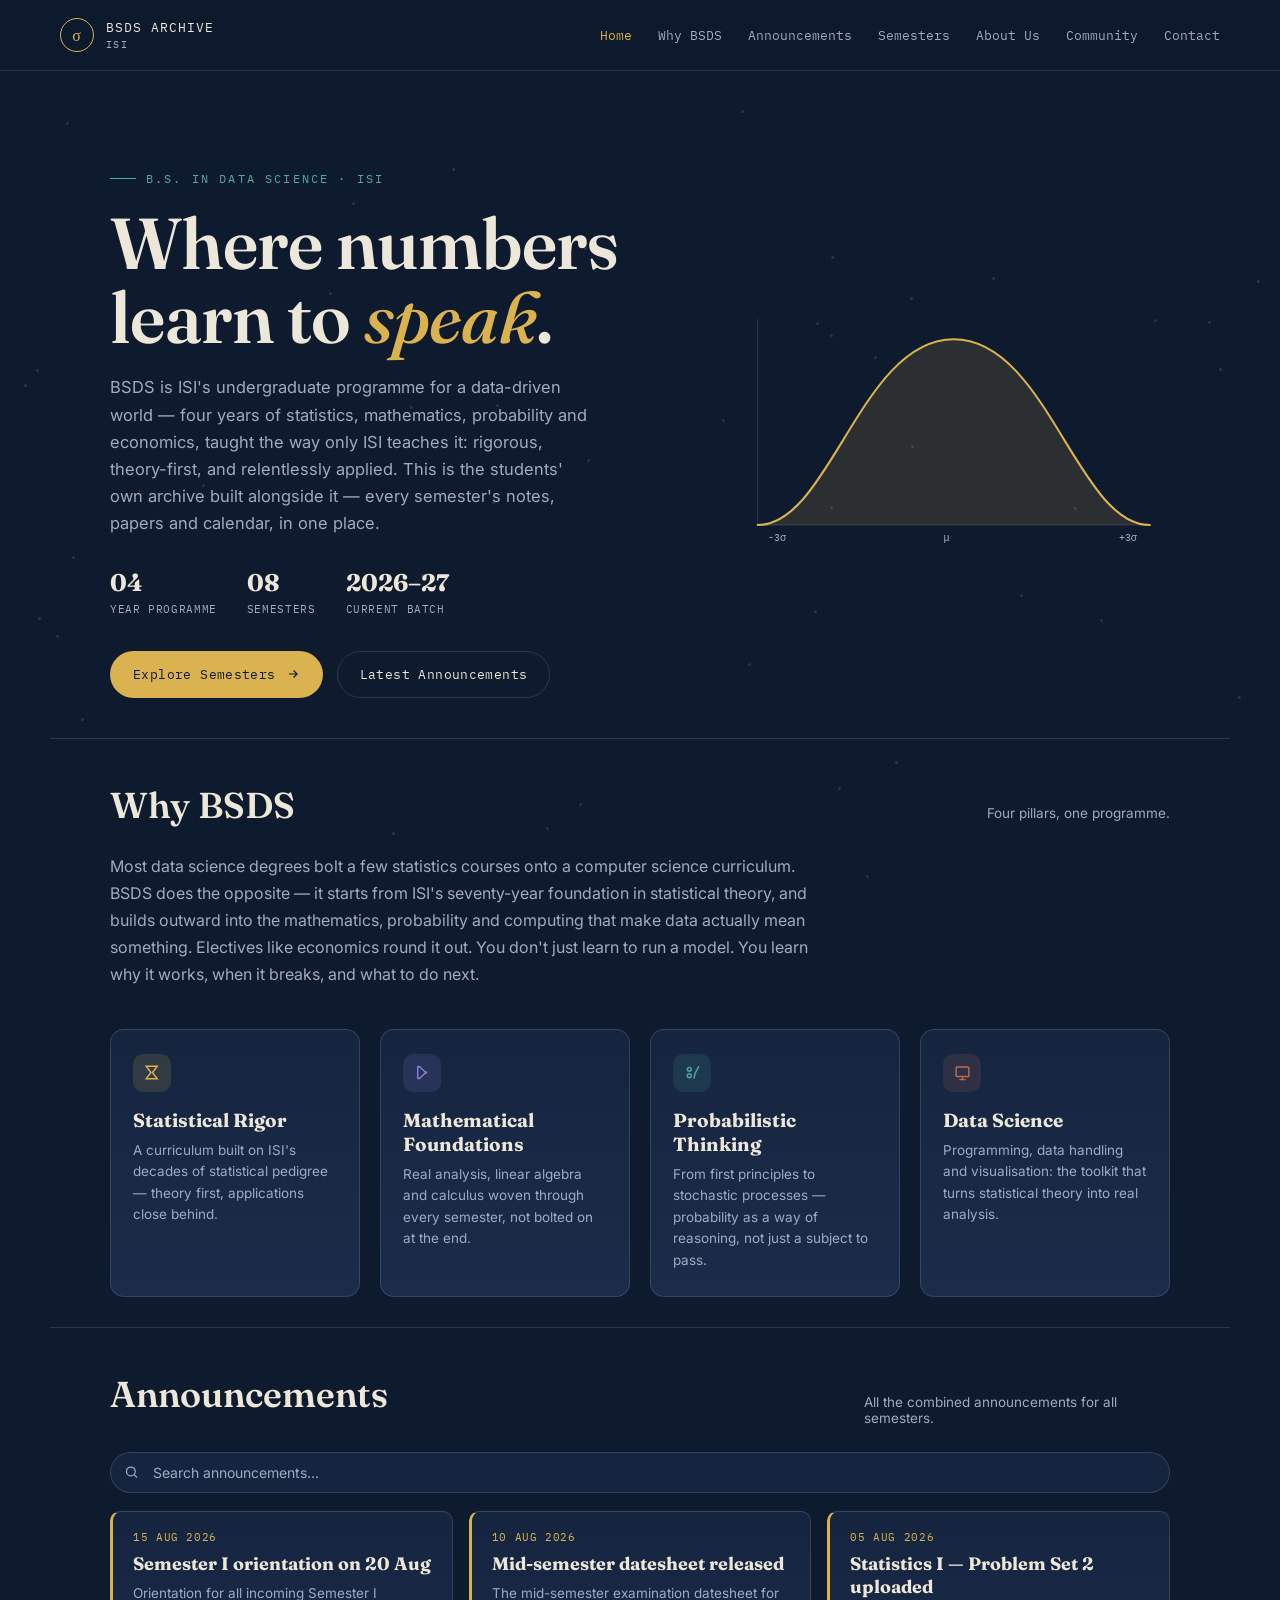
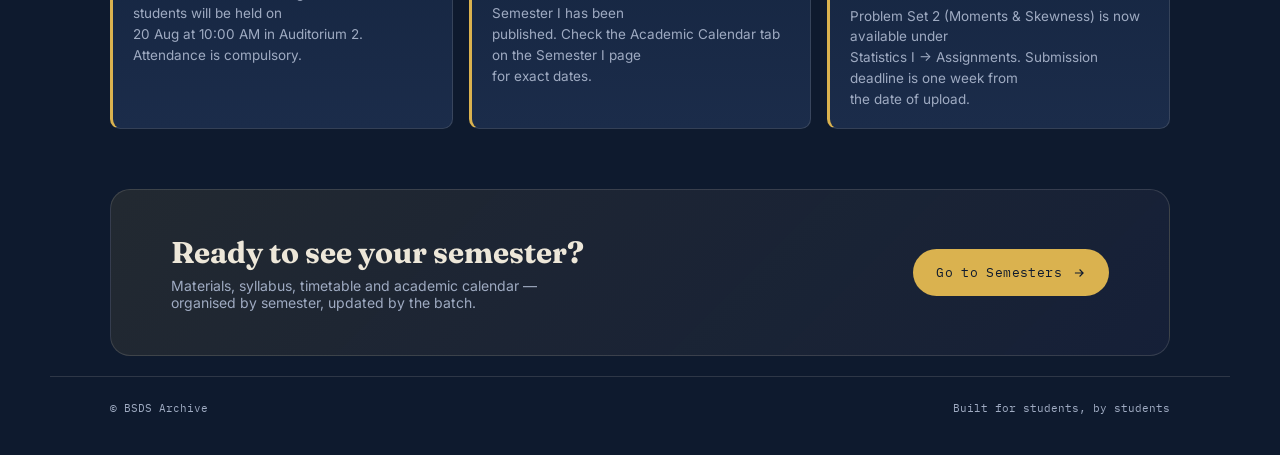
<file: index.html>
<!DOCTYPE html>
<html lang="en">
<head>
<meta charset="UTF-8">
<meta name="viewport" content="width=device-width, initial-scale=1.0, maximum-scale=5.0, user-scalable=yes">
<title>BSDS Archive · ISI</title>
<link rel="shortcut icon" type="img/png" href="./style/favicon.png">
<link rel="preconnect" href="https://fonts.googleapis.com">
<link href="https://fonts.googleapis.com/css2?family=Fraunces:opsz,wght@9..144,400;9..144,500;9..144,600;9..144,700&family=Inter:wght@400;500;600;700&family=IBM+Plex+Mono:wght@400;500;600&display=swap" rel="stylesheet">
<!-- All visual styling lives in one shared file -->
<link rel="stylesheet" href="css/base.css">
<link rel="stylesheet" href="css/components.css">
<link rel="stylesheet" href="css/responsive.css">
</head>
<body>

<div id="scatter"></div>

<header class="topbar">
  <div class="brand">
    <div class="mark">σ</div>
    <div>
      BSDS ARCHIVE
      <small>ISI</small>
    </div>
  </div>

  <!-- desktop nav / mobile slide-in menu (same element, styled per breakpoint) -->
  <nav class="top-links" id="navLinks">
    <a href="index.html" class="current">Home</a>
    <a href="#about">Why BSDS</a>
    <a href="#announcements">Announcements</a>
    <a href="semesters.html">Semesters</a>
    <a href="about.html">About Us</a>
    <a href="community.html">Community</a>
    <a href="contact.html">Contact</a>
  </nav>

  <!-- dims the page and closes the menu when tapped, mobile only -->
  <div class="nav-backdrop" id="navBackdrop"></div>
  <!-- hamburger button, shown only under 780px via CSS. The three <span class="bar">
       elements morph into an "X" via CSS when .active is toggled in app.js -->
  <button class="nav-toggle" id="navToggle" aria-label="Toggle menu" aria-expanded="false">
    <span class="bar"></span><span class="bar"></span><span class="bar"></span>
  </button>
</header>

<main>
  <!-- ============================= HERO ============================= -->
  <section class="hero">
    <div>
      <div class="eyebrow">B.S. in Data Science · ISI</div>
      <h1 class="headline">Where numbers<br>learn to <em>speak</em>.</h1>
      <p class="lede">BSDS is ISI's undergraduate programme for a data-driven world — four years of statistics, mathematics, probability and economics, taught the way only ISI teaches it: rigorous, theory-first, and relentlessly applied. This is the students' own archive built alongside it — every semester's notes, papers and calendar, in one place.</p>
      <div class="hero-stats">
        <div><b>04</b><span>YEAR PROGRAMME</span></div>
        <div><b>08</b><span>SEMESTERS</span></div>
        <div><b>2026–27</b><span>CURRENT BATCH</span></div>
      </div>
      <div class="btn-row">
        <a class="btn btn-primary" href="semesters.html">
          Explore Semesters
          <svg viewBox="0 0 24 24" fill="none" stroke="currentColor" stroke-width="2"><path d="M5 12h14M13 6l6 6-6 6"/></svg>
        </a>
        <a class="btn btn-ghost" href="#announcements">Latest Announcements</a>
      </div>
    </div>

    <!-- decorative bell-curve motif -->
    <div class="hero-figure">
      <svg viewBox="0 0 420 260">
        <line class="axis" x1="20" y1="220" x2="400" y2="220"/>
        <line class="axis" x1="20" y1="220" x2="20" y2="20"/>
        <text class="tick" x="30"  y="235">-3σ</text>
        <text class="tick" x="200" y="235">μ</text>
        <text class="tick" x="370" y="235">+3σ</text>
        <path class="draw-fill" d="M20,220 C 90,220 120,40 210,40 C 300,40 330,220 400,220 Z" fill="var(--gold)"/>
        <path class="draw-line" d="M20,220 C 90,220 120,40 210,40 C 300,40 330,220 400,220"/>
      </svg>
    </div>
  </section>

  <!-- ============================= ABOUT ============================= -->
  <div class="section-head" id="about">
    <h2>Why BSDS</h2>
    <p>Four pillars, one programme.</p>
  </div>
  <section class="about">
    <p class="about-lede">Most data science degrees bolt a few statistics courses onto a computer science curriculum. BSDS does the opposite — it starts from ISI's seventy-year foundation in statistical theory, and builds outward into the mathematics, probability and computing that make data actually mean something. Electives like economics round it out. You don't just learn to run a model. You learn why it works, when it breaks, and what to do next.</p>

    <div class="feature-grid" id="featureGrid">
      <div class="feature-card">
        <div class="f-icon">
          <svg viewBox="0 0 24 24" fill="none" stroke="currentColor" stroke-width="1.8"><path d="M4 4h14l-6 8 6 8H4l6-8z"/></svg>
        </div>
        <h3>Statistical Rigor</h3>
        <p>A curriculum built on ISI's decades of statistical pedigree — theory first, applications close behind.</p>
      </div>
      <div class="feature-card">
        <div class="f-icon">
          <svg viewBox="0 0 24 24" fill="none" stroke="currentColor" stroke-width="1.8"><path d="M6 4v16M6 4c6 0 6 8 12 8M6 20c6 0 6-8 12-8"/></svg>
        </div>
        <h3>Mathematical Foundations</h3>
        <p>Real analysis, linear algebra and calculus woven through every semester, not bolted on at the end.</p>
      </div>
      <div class="feature-card">
        <div class="f-icon">
          <svg viewBox="0 0 24 24" fill="none" stroke="currentColor" stroke-width="1.8"><circle cx="8" cy="8" r="2.5"/><circle cx="8" cy="16" r="2.5"/><path d="M14 20C14 10 18 10 20 4"/></svg>
        </div>
        <h3>Probabilistic Thinking</h3>
        <p>From first principles to stochastic processes — probability as a way of reasoning, not just a subject to pass.</p>
      </div>
      <div class="feature-card">
        <div class="f-icon">
          <svg viewBox="0 0 24 24" fill="none" stroke="currentColor" stroke-width="1.8"><rect x="4" y="5" width="16" height="12" rx="1"/><path d="M8 21h8M12 17v4"/></svg>
        </div>
        <h3>Data Science</h3>
        <p>Programming, data handling and visualisation: the toolkit that turns statistical theory into real analysis.</p>
      </div>
    </div>
  </section>

  <!-- ========================= ANNOUNCEMENTS ========================= -->
  <!-- content is fetched at runtime from data/announcements.txt -->
  <div class="section-head" id="announcements">
    <h2>Announcements</h2>
    <p>All the combined announcements for all semesters.</p>
  </div>
  <div class="search-wrap">
    <svg viewBox="0 0 24 24" fill="none" stroke="currentColor" stroke-width="2"><circle cx="11" cy="11" r="7"/><path d="M21 21l-4.3-4.3"/></svg>
    <input type="search" id="homeAnnounceSearch" class="search-box" placeholder="Search announcements…">
  </div>
  <div class="announce-grid" id="announcementsList">
    <!-- populated by loadAnnouncements() in js/app.js -->
  </div>

  <!-- ============================= CTA ================================ -->
  <section class="about">
    <div class="cta-banner" id="ctaBanner">
      <div>
        <h3>Ready to see your semester?</h3>
        <p>Materials, syllabus, timetable and academic calendar — organised by semester, updated by the batch.</p>
      </div>
      <a class="btn btn-primary" href="semesters.html">
        Go to Semesters
        <svg viewBox="0 0 24 24" fill="none" stroke="currentColor" stroke-width="2"><path d="M5 12h14M13 6l6 6-6 6"/></svg>
      </a>
    </div>
  </section>

  <footer>
    <span>© BSDS Archive</span>
    <span>Built for students, by students</span>
  </footer>
</main>

<!-- Data first, then behavior -->
<script src="js/protection.js"></script>
<script src="js/app.js"></script>
<script>
  // Page-specific bootstrap: only the calls this page actually needs.
  document.addEventListener('DOMContentLoaded', () => {
    initScatter();
    initFixedHeader();
    initMobileNav();
    loadAnnouncements('data/announcements.txt', 'announcementsList');
    initFilterBox('homeAnnounceSearch', '#announcementsList .announce-card');
    initScrollReveal('.feature-card');
    initScrollReveal('.cta-banner');
  });
</script>

</body>
</html>
</file>
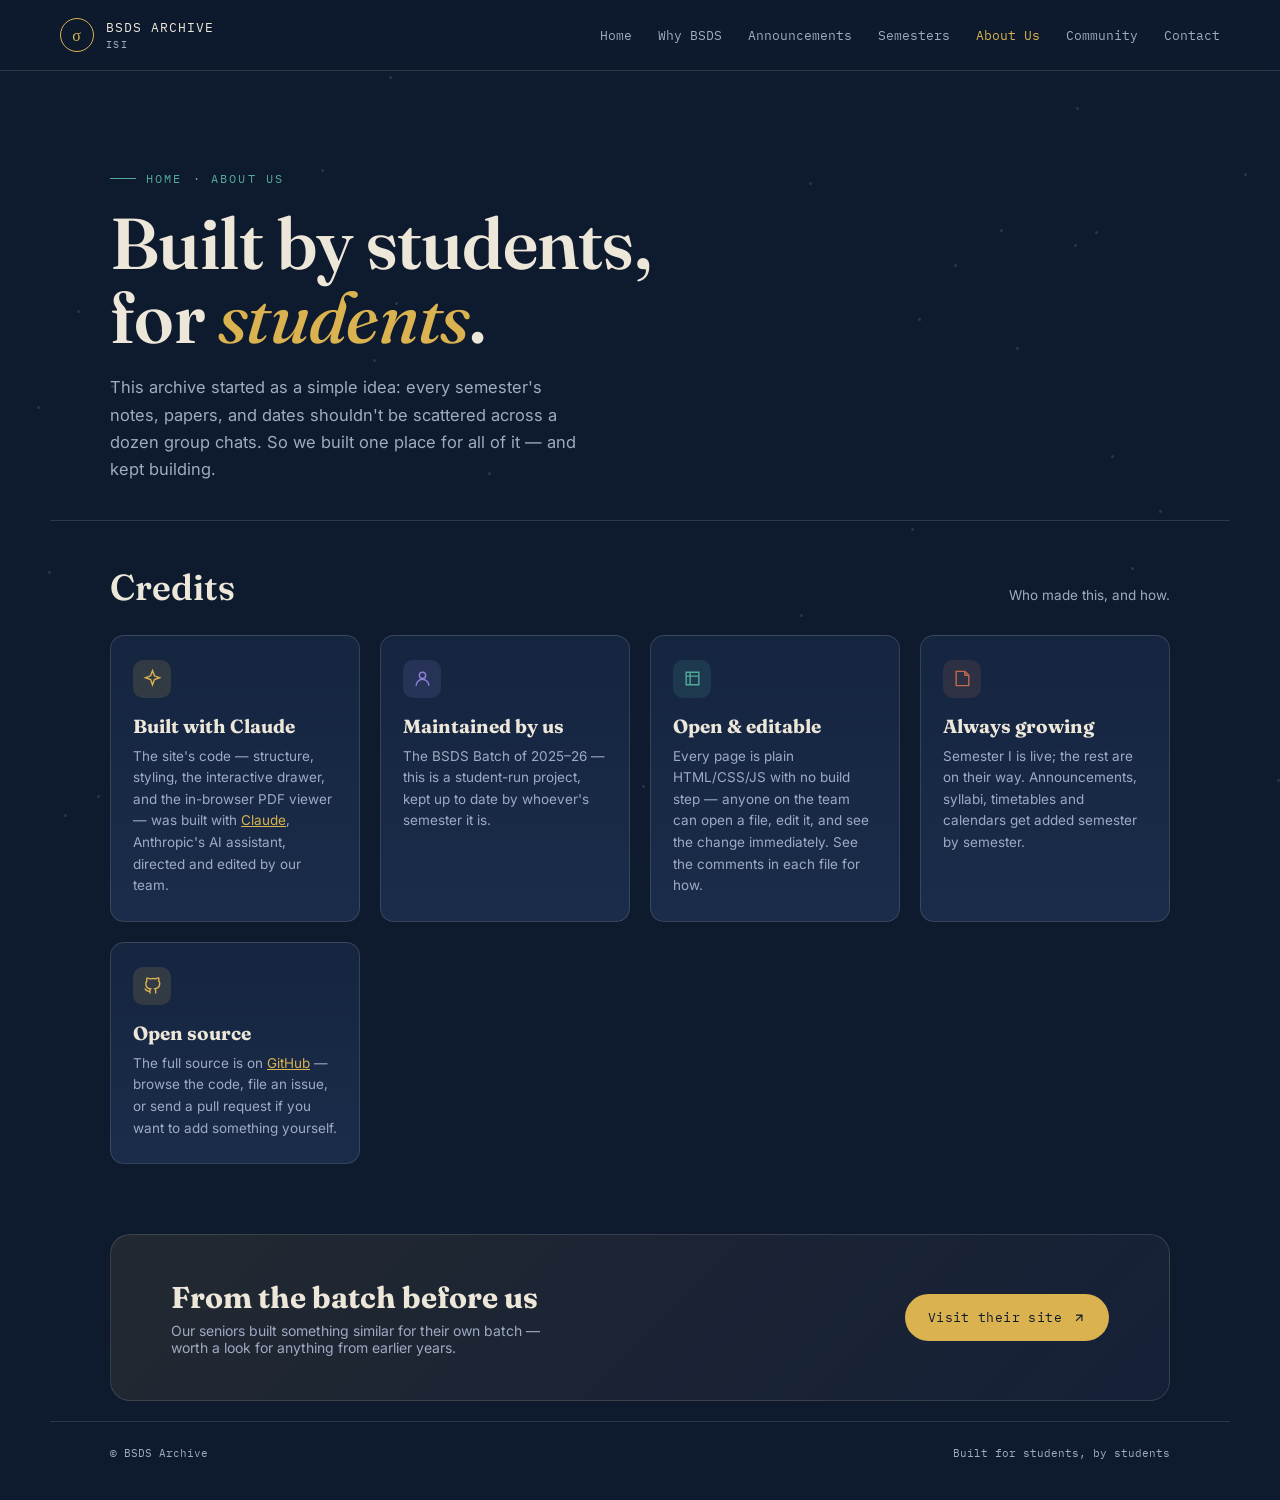
<file: about.html>
<!DOCTYPE html>
<html lang="en">
<head>
<meta charset="UTF-8">
<meta name="viewport" content="width=device-width, initial-scale=1.0, maximum-scale=5.0, user-scalable=yes">
<title>About Us · BSDS Archive</title>
<link rel="shortcut icon" type="img/png" href="./style/favicon.png">
<link rel="preconnect" href="https://fonts.googleapis.com">
<link href="https://fonts.googleapis.com/css2?family=Fraunces:opsz,wght@9..144,400;9..144,500;9..144,600;9..144,700&family=Inter:wght@400;500;600;700&family=IBM+Plex+Mono:wght@400;500;600&display=swap" rel="stylesheet">
<!-- Reuses base.css + components.css as-is — no new stylesheet needed
     for this page, it's all .hero / .about / .feature-grid / .cta-banner
     that already exist for index.html. -->
<link rel="stylesheet" href="css/base.css">
<link rel="stylesheet" href="css/components.css">
<link rel="stylesheet" href="css/responsive.css">
</head>
<body>

<div id="scatter"></div>

<header class="topbar">
  <div class="brand">
    <div class="mark">σ</div>
    <div>
      BSDS ARCHIVE
      <small>ISI</small>
    </div>
  </div>

  <nav class="top-links" id="navLinks">
    <a href="index.html">Home</a>
    <a href="index.html#about">Why BSDS</a>
    <a href="index.html#announcements">Announcements</a>
    <a href="semesters.html">Semesters</a>
    <a href="about.html" class="current">About Us</a>
    <a href="community.html">Community</a>
    <a href="contact.html">Contact</a>
  </nav>

  <div class="nav-backdrop" id="navBackdrop"></div>
  <button class="nav-toggle" id="navToggle" aria-label="Toggle menu" aria-expanded="false">
    <span class="bar"></span><span class="bar"></span><span class="bar"></span>
  </button>
</header>

<main>
  <section class="hero hero-compact">
    <div>
      <div class="eyebrow"><a href="index.html">Home</a> · About Us</div>
      <h1 class="headline">Built by students,<br>for <em>students</em>.</h1>
      <p class="lede">This archive started as a simple idea: every semester's notes, papers, and dates shouldn't be scattered across a dozen group chats. So we built one place for all of it — and kept building.</p>
    </div>
  </section>

  <!-- CREDITS -->
  <div class="section-head">
    <h2>Credits</h2>
    <p>Who made this, and how.</p>
  </div>
  <section class="about">
    <div class="feature-grid">
      <div class="feature-card">
        <div class="f-icon">
          <svg viewBox="0 0 24 24" fill="none" stroke="currentColor" stroke-width="1.8"><path d="M12 2l2.4 6.6L21 11l-6.6 2.4L12 20l-2.4-6.6L3 11l6.6-2.4z"/></svg>
        </div>
        <h3>Built with Claude</h3>
        <p>The site's code — structure, styling, the interactive drawer, and the in-browser PDF viewer — was built with <a href="https://claude.com" style="color:var(--gold);">Claude</a>, Anthropic's AI assistant, directed and edited by our team.</p>
      </div>
      <div class="feature-card">
        <div class="f-icon">
          <svg viewBox="0 0 24 24" fill="none" stroke="currentColor" stroke-width="1.8"><circle cx="12" cy="8" r="4"/><path d="M4 21c0-4.4 3.6-8 8-8s8 3.6 8 8"/></svg>
        </div>
        <h3>Maintained by us</h3>
        <p><!-- EDIT ME: put your name(s) / team / batch here --> The BSDS Batch of 2025–26 — this is a student-run project, kept up to date by whoever's semester it is.</p>
      </div>
      <div class="feature-card">
        <div class="f-icon">
          <svg viewBox="0 0 24 24" fill="none" stroke="currentColor" stroke-width="1.8"><path d="M4 4h16v16H4z"/><path d="M4 9h16M9 4v16"/></svg>
        </div>
        <h3>Open & editable</h3>
        <p>Every page is plain HTML/CSS/JS with no build step — anyone on the team can open a file, edit it, and see the change immediately. See the comments in each file for how.</p>
      </div>
      <div class="feature-card">
        <div class="f-icon">
          <svg viewBox="0 0 24 24" fill="none" stroke="currentColor" stroke-width="1.8"><path d="M4 3h11l5 5v13H4z"/><path d="M15 3v5h5"/></svg>
        </div>
        <h3>Always growing</h3>
        <p>Semester I is live; the rest are on their way. Announcements, syllabi, timetables and calendars get added semester by semester.</p>
      </div>
      <div class="feature-card">
        <div class="f-icon">
          <svg viewBox="0 0 24 24" fill="none" stroke="currentColor" stroke-width="1.8"><path d="M9 19c-5 1.5-5-2.5-7-3m14 6v-3.4a3.4 3.4 0 00-.9-2.6c3-.3 6-1.5 6-6.6a5.1 5.1 0 00-1.3-3.5 4.8 4.8 0 00-.1-3.5s-1.1-.3-3.6 1.3a12.2 12.2 0 00-6.6 0C6.1 2.5 5 2.8 5 2.8a4.8 4.8 0 00-.1 3.5A5.1 5.1 0 003.6 9.9c0 5.1 3 6.3 6 6.6a3.4 3.4 0 00-.9 2.6V22"/></svg>
        </div>
        <h3>Open source</h3>
        <!-- EDIT ME: replace href="#" with your actual GitHub repo URL -->
        <p>The full source is on <a href="#" target="_blank" rel="noopener" style="color:var(--gold);">GitHub</a> — browse the code, file an issue, or send a pull request if you want to add something yourself.</p>
      </div>
    </div>
  </section>

  <!-- SENIORS' SITE -->
  <section class="about">
    <div class="cta-banner">
      <div>
        <h3>From the batch before us</h3>
        <p><!-- EDIT ME: replace the href="#" below with your seniors' actual site URL -->Our seniors built something similar for their own batch — worth a look for anything from earlier years.</p>
      </div>
      <a class="btn btn-primary" href="https://cyclotronpulsar.github.io/BSDS_Materials/" target="_blank" rel="noopener">
        Visit their site
        <svg viewBox="0 0 24 24" fill="none" stroke="currentColor" stroke-width="2"><path d="M7 17L17 7M7 7h10v10"/></svg>
      </a>
    </div>
  </section>

  <footer>
    <span>© BSDS Archive</span>
    <span>Built for students, by students</span>
  </footer>
</main>

<script src="js/protection.js"></script>
<script src="js/app.js"></script>
<script>
  document.addEventListener('DOMContentLoaded', () => {
    initScatter();
    initFixedHeader();
    initMobileNav();
    initScrollReveal('.feature-card');
    initScrollReveal('.cta-banner');
  });
</script>

</body>
</html>
</file>
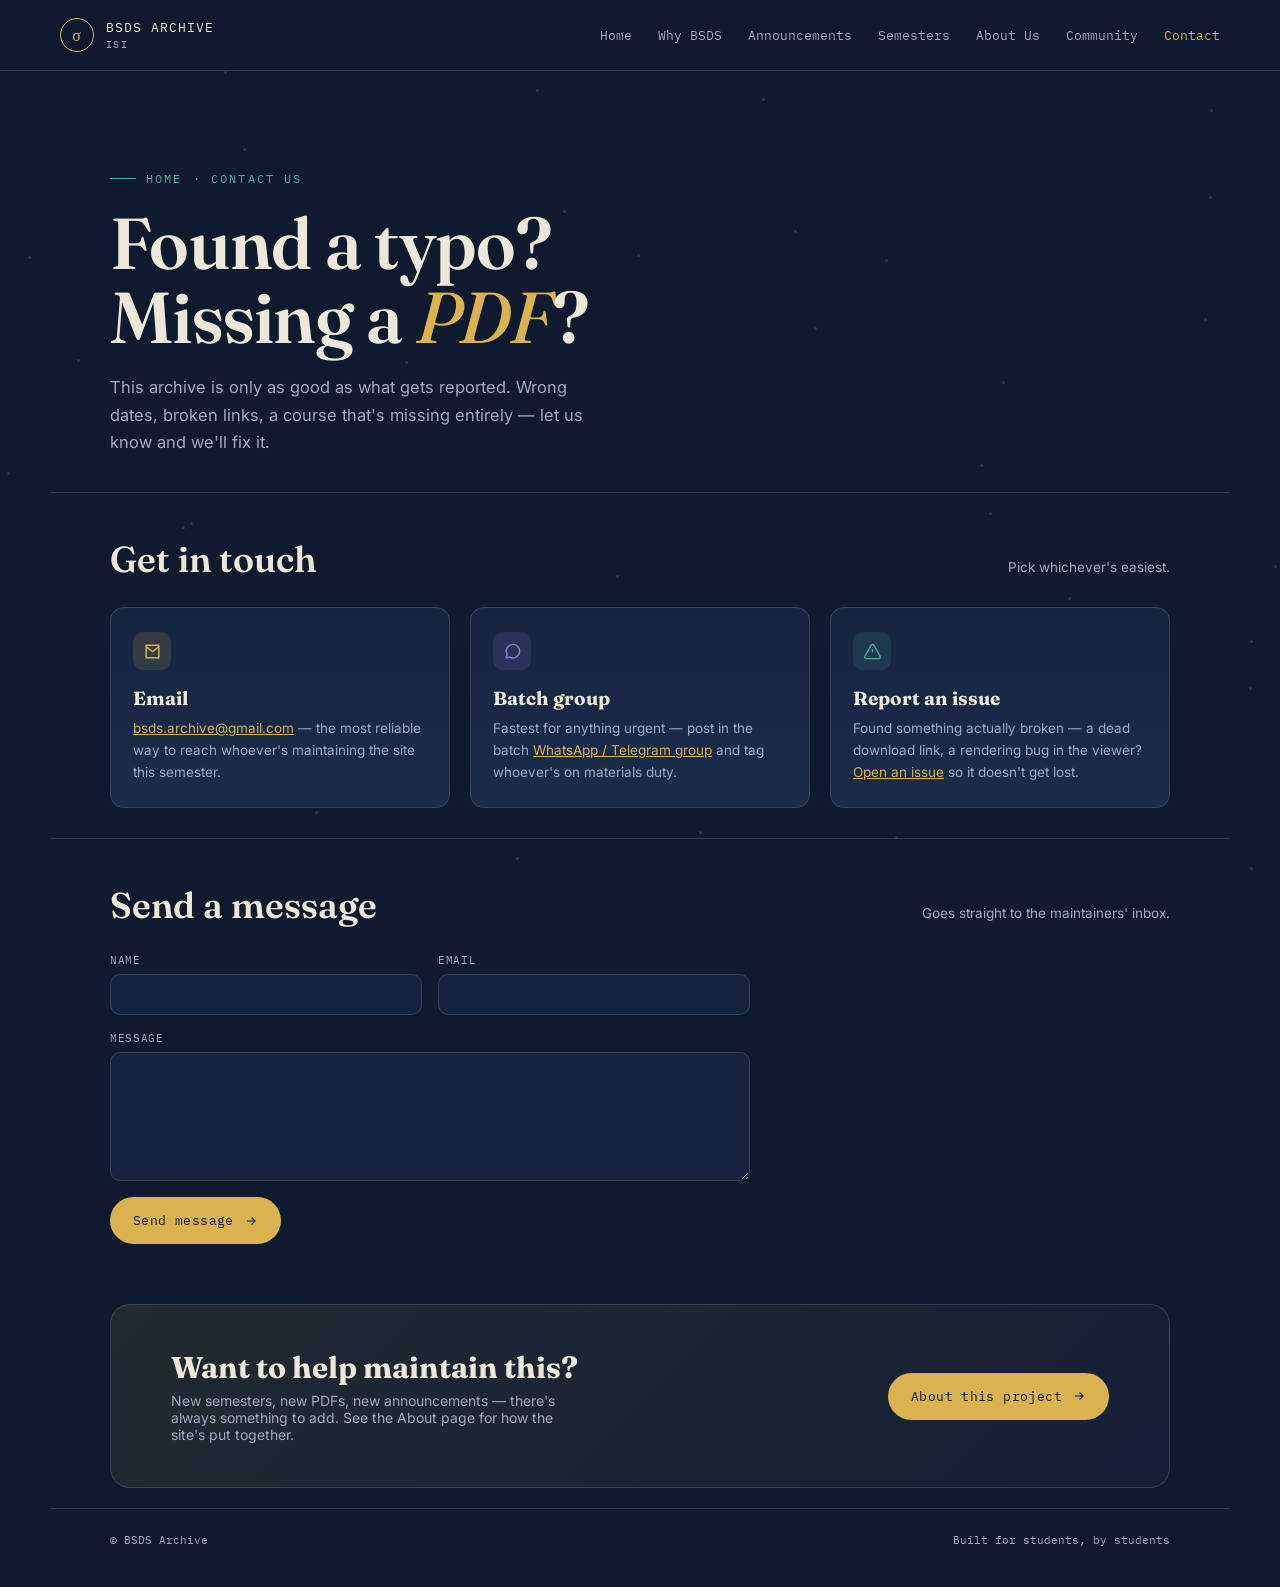
<file: contact.html>
<!DOCTYPE html>
<html lang="en">
<head>
<meta charset="UTF-8">
<meta name="viewport" content="width=device-width, initial-scale=1.0, maximum-scale=5.0, user-scalable=yes">
<title>Contact Us · BSDS Archive</title>
<link rel="shortcut icon" type="img/png" href="./style/favicon.png">
<link rel="preconnect" href="https://fonts.googleapis.com">
<link href="https://fonts.googleapis.com/css2?family=Fraunces:opsz,wght@9..144,400;9..144,500;9..144,600;9..144,700&family=Inter:wght@400;500;600;700&family=IBM+Plex+Mono:wght@400;500;600&display=swap" rel="stylesheet">
<!-- Same three stylesheets as about.html — this page reuses the exact
     same .hero / .about / .feature-grid / .cta-banner components, just
     with different copy, so no new CSS file was needed for it. -->
<link rel="stylesheet" href="css/base.css">
<link rel="stylesheet" href="css/components.css">
<link rel="stylesheet" href="css/responsive.css">
</head>
<body>

<div id="scatter"></div>

<header class="topbar">
  <div class="brand">
    <div class="mark">σ</div>
    <div>
      BSDS ARCHIVE
      <small>ISI</small>
    </div>
  </div>

  <nav class="top-links" id="navLinks">
    <a href="index.html">Home</a>
    <a href="index.html#about">Why BSDS</a>
    <a href="index.html#announcements">Announcements</a>
    <a href="semesters.html">Semesters</a>
    <a href="about.html">About Us</a>
    <a href="community.html">Community</a>
    <a href="contact.html" class="current">Contact</a>
  </nav>

  <div class="nav-backdrop" id="navBackdrop"></div>
  <button class="nav-toggle" id="navToggle" aria-label="Toggle menu" aria-expanded="false">
    <span class="bar"></span><span class="bar"></span><span class="bar"></span>
  </button>
</header>

<main>
  <section class="hero hero-compact">
    <div>
      <div class="eyebrow"><a href="index.html">Home</a> · Contact Us</div>
      <h1 class="headline">Found a typo?<br>Missing a <em>PDF</em>?</h1>
      <p class="lede">This archive is only as good as what gets reported. Wrong dates, broken links, a course that's missing entirely — let us know and we'll fix it.</p>
    </div>
  </section>

  <div class="section-head">
    <h2>Get in touch</h2>
    <p>Pick whichever's easiest.</p>
  </div>
  <section class="about">
    <div class="feature-grid">
      <div class="feature-card">
        <div class="f-icon">
          <svg viewBox="0 0 24 24" fill="none" stroke="currentColor" stroke-width="1.8"><path d="M4 4h16v16H4z"/><path d="M4 6l8 6 8-6"/></svg>
        </div>
        <h3>Email</h3>
        <!-- EDIT ME: replace with a real address -->
        <p><a href="mailto:bsds.archive@gmail.com" style="color:var(--gold);">bsds.archive@gmail.com</a> — the most reliable way to reach whoever's maintaining the site this semester.</p>
      </div>
      <div class="feature-card">
        <div class="f-icon">
          <svg viewBox="0 0 24 24" fill="none" stroke="currentColor" stroke-width="1.8"><path d="M21 11.5a8.5 8.5 0 01-12.4 7.6L4 20l1-4.5A8.5 8.5 0 1121 11.5z"/></svg>
        </div>
        <h3>Batch group</h3>
        <!-- EDIT ME: replace href="#" with your actual WhatsApp/Telegram invite link -->
        <p>Fastest for anything urgent — post in the batch <a href="#" style="color:var(--gold);">WhatsApp / Telegram group</a> and tag whoever's on materials duty.</p>
      </div>
      <div class="feature-card">
        <div class="f-icon">
          <svg viewBox="0 0 24 24" fill="none" stroke="currentColor" stroke-width="1.8"><path d="M12 9v4M12 17h.01"/><path d="M10.3 3.9L2.4 18a2 2 0 001.7 3h15.8a2 2 0 001.7-3L13.7 3.9a2 2 0 00-3.4 0z"/></svg>
        </div>
        <h3>Report an issue</h3>
        <!-- EDIT ME: same repo URL as the "Open source" card on about.html -->
        <p>Found something actually broken — a dead download link, a rendering bug in the viewer? <a href="#send-message" style="color:var(--gold);">Open an issue</a> so it doesn't get lost.</p>
      </div>
    </div>
  </section>

  <!-- CONTACT FORM — submits to Formspree (https://formspree.io). Sign up,
       create a form there, and it'll give you a form ID that looks like
       "abcdwxyz" — paste it into the action URL below in place of
       YOUR_FORM_ID. That's the only setup needed; Formspree handles
       emailing you the submission, spam filtering, etc. on their end. -->
  <div class="section-head" id="send-message">
    <h2>Send a message</h2>
    <p>Goes straight to the maintainers' inbox.</p>
  </div>
  <section class="about">
    <form class="contact-form" id="contactForm" action="https://formspree.io/f/moearvzb" method="POST">
      <div class="form-row">
        <label class="form-field">
          <span>Name</span>
          <input type="text" name="name" class="search-box form-input" required>
        </label>
        <label class="form-field">
          <span>Email</span>
          <input type="email" name="email" class="search-box form-input" required>
        </label>
      </div>
      <label class="form-field">
        <span>Message</span>
        <textarea name="message" class="search-box form-input" rows="5" required></textarea>
      </label>
      <!-- honeypot field — invisible to real people, catches simple spam
           bots that fill in every field. Formspree ignores it by name. -->
      <input type="text" name="_gotcha" style="display:none">

      <div class="form-footer">
        <button type="submit" class="btn btn-primary" id="contactSubmit">
          Send message
          <svg viewBox="0 0 24 24" fill="none" stroke="currentColor" stroke-width="2"><path d="M5 12h14M13 6l6 6-6 6"/></svg>
        </button>
        <span class="form-status" id="formStatus"></span>
      </div>
    </form>
  </section>

  <section class="about">
    <div class="cta-banner">
      <div>
        <h3>Want to help maintain this?</h3>
        <p>New semesters, new PDFs, new announcements — there's always something to add. See the About page for how the site's put together.</p>
      </div>
      <a class="btn btn-primary" href="https://github.com/bsds-archive/bsds-archive.github.io" target="_blank">
        About this project
        <svg viewBox="0 0 24 24" fill="none" stroke="currentColor" stroke-width="2"><path d="M5 12h14M13 6l6 6-6 6"/></svg>
      </a>
    </div>
  </section>

  <footer>
    <span>© BSDS Archive</span>
    <span>Built for students, by students</span>
  </footer>
</main>

<script src="js/protection.js"></script>
<script src="js/app.js"></script>
<script>
  document.addEventListener('DOMContentLoaded', () => {
    initScatter();
    initFixedHeader();
    initMobileNav();
    initScrollReveal('.feature-card');
    initScrollReveal('.cta-banner');
    initContactForm();
  });
</script>

</body>
</html>
</file>
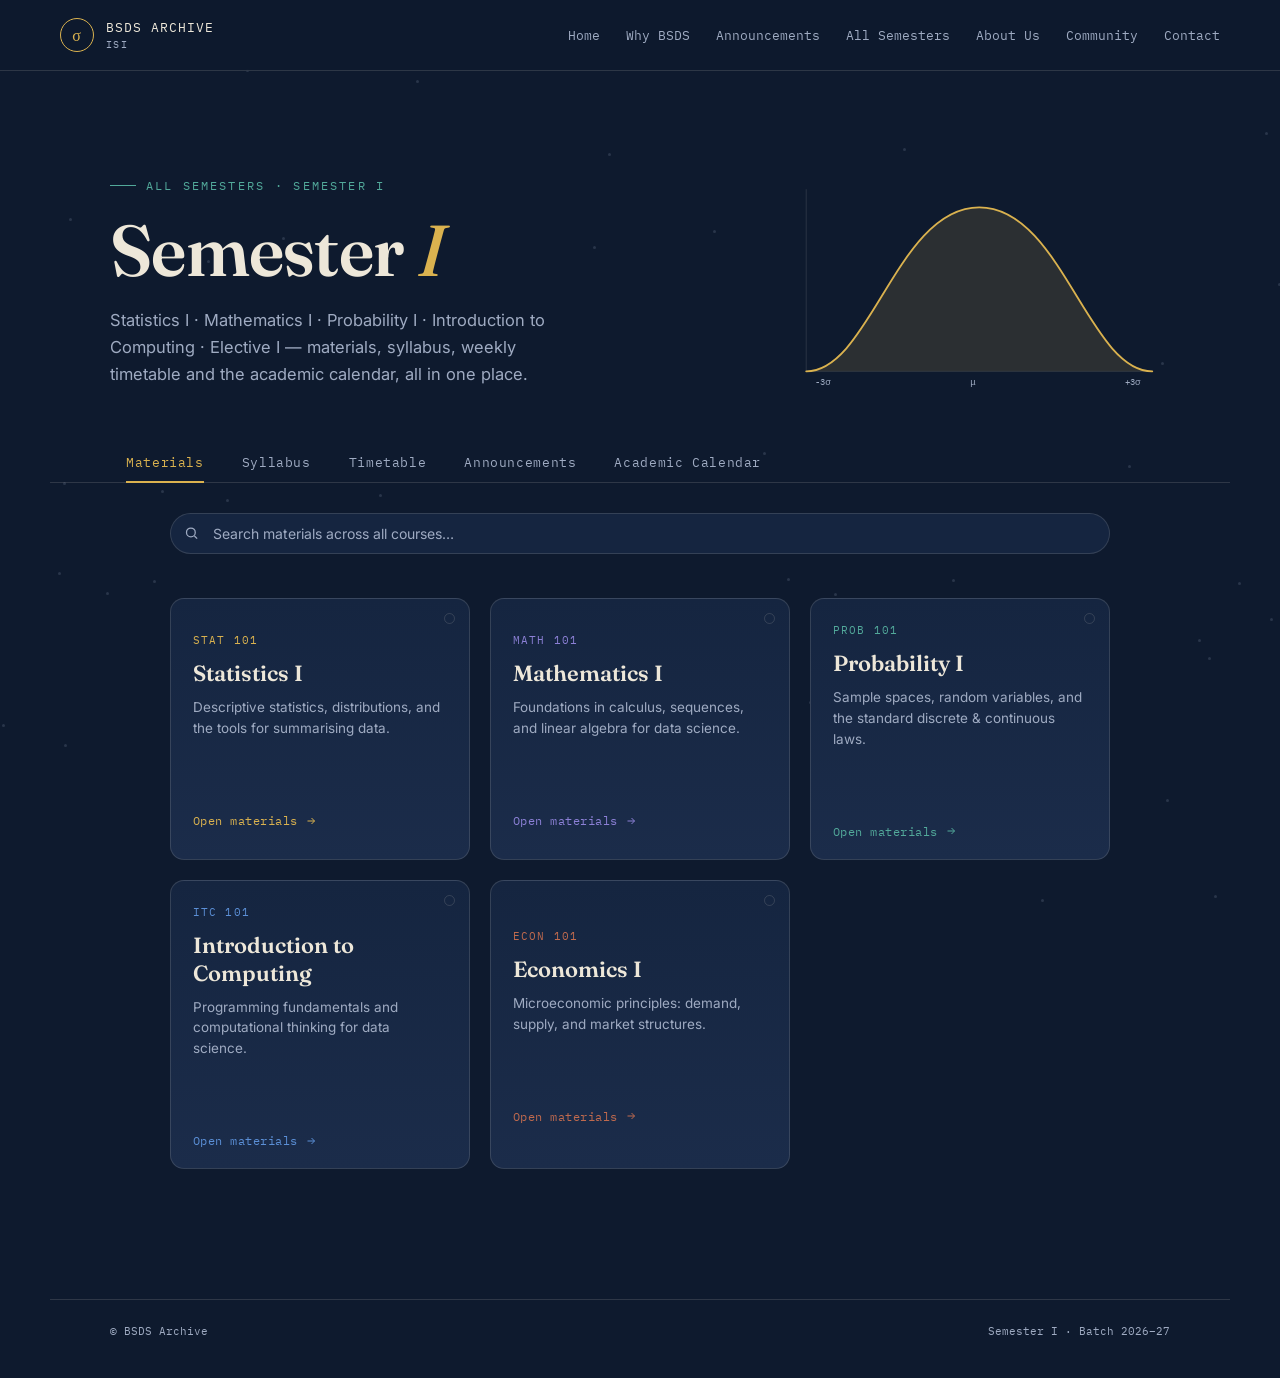
<file: semester1.html>
<!DOCTYPE html>
<html lang="en">
<head>
<meta charset="UTF-8">
<meta name="viewport" content="width=device-width, initial-scale=1.0, maximum-scale=5.0, user-scalable=yes">
<title>Semester I · BSDS Archive</title>
<link rel="shortcut icon" type="img/png" href="./style/favicon.png">
<link rel="preconnect" href="https://fonts.googleapis.com">
<link href="https://fonts.googleapis.com/css2?family=Fraunces:opsz,wght@9..144,400;9..144,500;9..144,600;9..144,700&family=Inter:wght@400;500;600;700&family=IBM+Plex+Mono:wght@400;500;600&display=swap" rel="stylesheet">
<link rel="stylesheet" href="css/base.css">
<link rel="stylesheet" href="css/components.css">
<link rel="stylesheet" href="css/responsive.css">
</head>
<body>

<div id="scatter"></div>

<header class="topbar">
  <div class="brand">
    <div class="mark">σ</div>
    <div>
      BSDS ARCHIVE
      <small>ISI</small>
    </div>
  </div>

  <nav class="top-links" id="navLinks">
    <a href="index.html">Home</a>
    <a href="index.html#about">Why BSDS</a>
    <a href="index.html#announcements">Announcements</a>
    <a href="semesters.html">All Semesters</a>
    <a href="about.html">About Us</a>
    <a href="community.html">Community</a>
    <a href="contact.html">Contact</a>
  </nav>

  <!-- dims the page and closes the menu when tapped, mobile only -->
  <div class="nav-backdrop" id="navBackdrop"></div>
  <button class="nav-toggle" id="navToggle" aria-label="Toggle menu" aria-expanded="false">
    <span class="bar"></span><span class="bar"></span><span class="bar"></span>
  </button>
</header>

<main>
  <section class="hero hero-compact">
    <div>
      <div class="eyebrow"><a href="semesters.html">All Semesters</a> · Semester I</div>
      <h1 class="headline">Semester <em>I</em></h1>
      <p class="lede">Statistics I · Mathematics I · Probability I · Introduction to Computing · Elective I — materials, syllabus, weekly timetable and the academic calendar, all in one place.</p>
    </div>
    <div class="hero-figure">
      <svg viewBox="0 0 420 260">
        <line class="axis" x1="20" y1="220" x2="400" y2="220"/>
        <line class="axis" x1="20" y1="220" x2="20" y2="20"/>
        <text class="tick" x="30"  y="235">-3σ</text>
        <text class="tick" x="200" y="235">μ</text>
        <text class="tick" x="370" y="235">+3σ</text>
        <path class="draw-fill" d="M20,220 C 90,220 120,40 210,40 C 300,40 330,220 400,220 Z" fill="var(--gold)"/>
        <path class="draw-line" d="M20,220 C 90,220 120,40 210,40 C 300,40 330,220 400,220"/>
      </svg>
    </div>
  </section>

  <!-- TAB SWITCHER -->
  <nav class="tabs" id="tabStrip">
    <button class="tab-btn active" data-tab="materials">Materials</button>
    <button class="tab-btn" data-tab="syllabus">Syllabus</button>
    <button class="tab-btn" data-tab="timetable">Timetable</button>
    <button class="tab-btn" data-tab="announcements">Announcements</button>
    <button class="tab-btn" data-tab="calendar">Academic Calendar</button>
  </nav>

  <!-- MATERIALS -->
  <section class="tab-panel" id="panel-materials">
    <div class="tab-panel-inner">
      <div class="search-wrap">
        <svg viewBox="0 0 24 24" fill="none" stroke="currentColor" stroke-width="2"><circle cx="11" cy="11" r="7"/><path d="M21 21l-4.3-4.3"/></svg>
        <input type="search" id="materialsSearch" class="search-box" placeholder="Search materials across all courses…">
      </div>
      <div class="grid" id="cardGrid"></div>
    </div>
  </section>

  <!-- SYLLABUS -->
  <section class="tab-panel" id="panel-syllabus" hidden>
    <div class="tab-panel-inner">
      <div id="syllabusList"></div>
    </div>
  </section>

  <!-- TIMETABLE -->
  <section class="tab-panel" id="panel-timetable" hidden>
    <div class="tab-panel-inner">
      <div id="timetableWrap"></div>
    </div>
  </section>

  <!-- ANNOUNCEMENTS — reads from data/sem1-announcements.txt, same
       component as the site-wide feed on the homepage -->
  <section class="tab-panel" id="panel-announcements" hidden>
    <div class="tab-panel-inner">
      <div class="search-wrap">
        <svg viewBox="0 0 24 24" fill="none" stroke="currentColor" stroke-width="2"><circle cx="11" cy="11" r="7"/><path d="M21 21l-4.3-4.3"/></svg>
        <input type="search" id="semAnnounceSearch" class="search-box" placeholder="Search announcements…">
      </div>
      <div class="announce-grid" id="semAnnouncementsList"></div>
    </div>
  </section>

  <!-- ACADEMIC CALENDAR -->
  <section class="tab-panel" id="panel-calendar" hidden>
    <div class="tab-panel-inner">
      <div id="calendarList"></div>
    </div>
  </section>

  <footer>
    <span>© BSDS Archive</span>
    <span>Semester I · Batch 2026–27</span>
  </footer>
</main>

<!-- Materials drawer (modal), populated when a course card is clicked -->
<div class="overlay" id="overlay">
  <div class="drawer" id="drawer" role="dialog" aria-modal="true"></div>
</div>

<script src="js/data/sem1.js"></script>
<script src="js/protection.js"></script>
<script src="js/app.js"></script>
<script>
  document.addEventListener('DOMContentLoaded', () => {
    initScatter();
    initFixedHeader();
    initMobileNav();
    initSemesterPage('sem1');   // 'sem1' must match the key js/data/sem1.js attaches to SEMESTER_DATA
  });
</script>

</body>
</html>
</file>
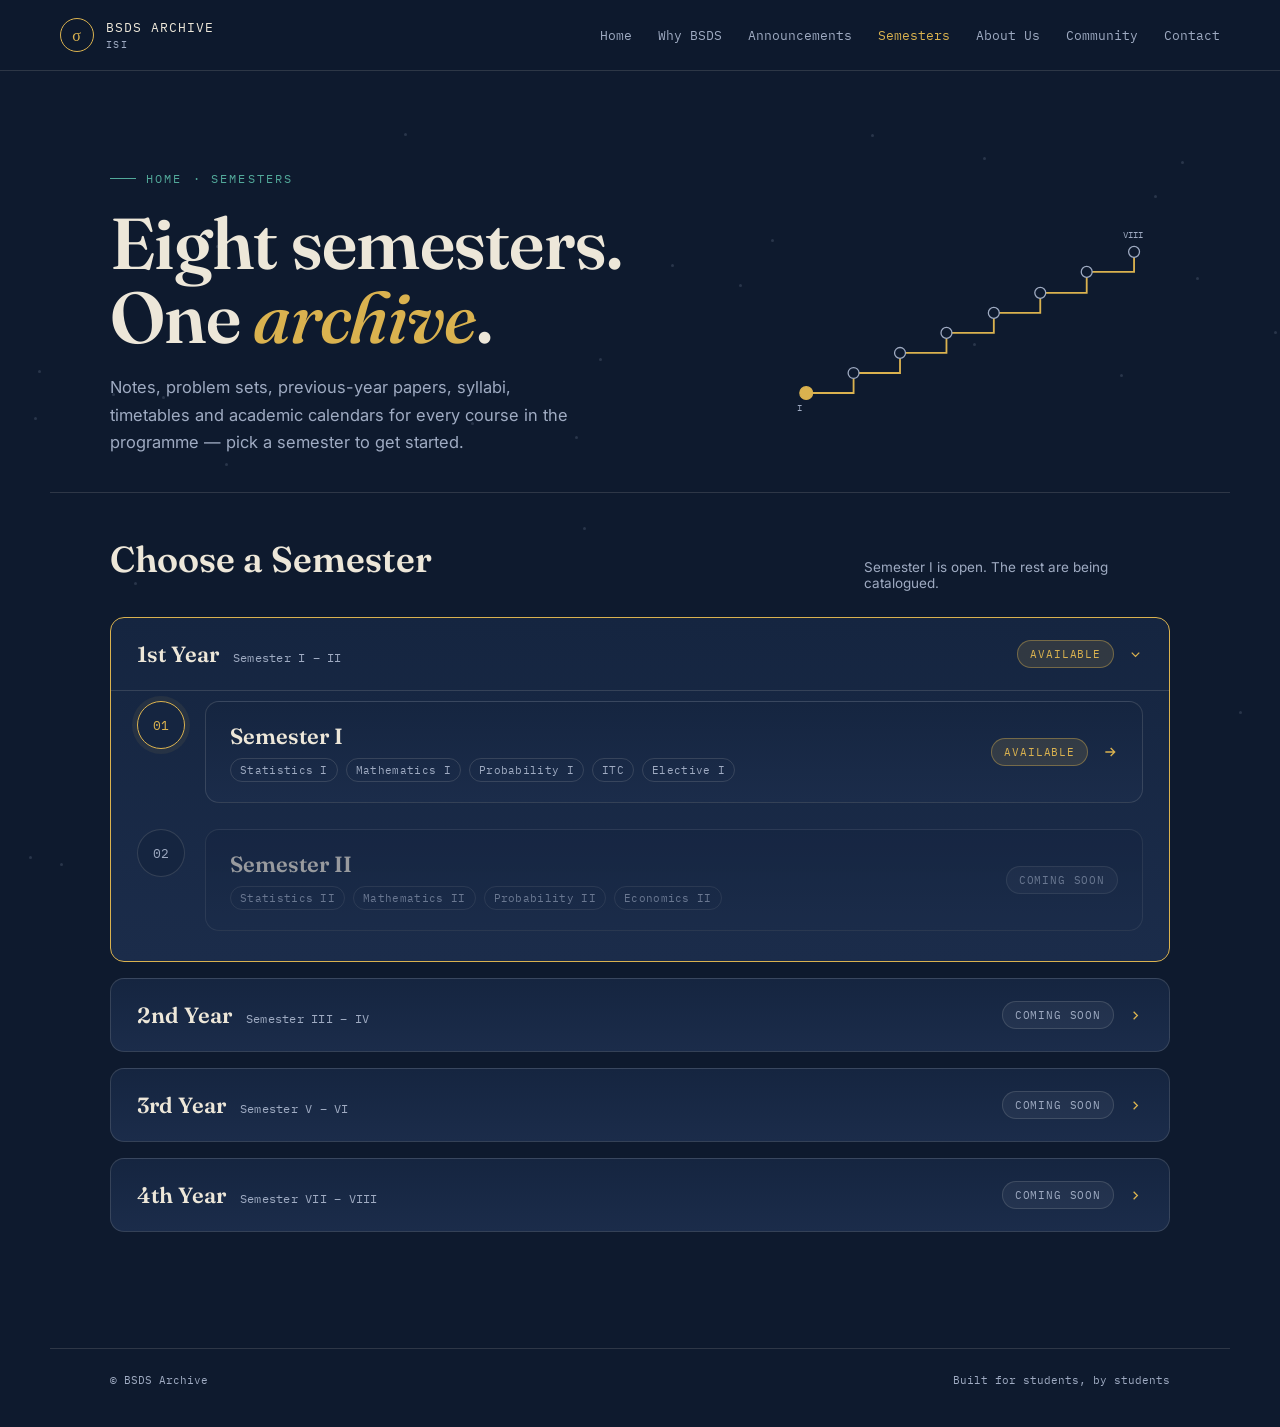
<file: semesters.html>
<!DOCTYPE html>
<html lang="en">
<head>
<meta charset="UTF-8">
<meta name="viewport" content="width=device-width, initial-scale=1.0, maximum-scale=5.0, user-scalable=yes">
<title>Semesters · BSDS Archive</title>
<link rel="shortcut icon" type="img/png" href="./style/favicon.png">
<link rel="preconnect" href="https://fonts.googleapis.com">
<link href="https://fonts.googleapis.com/css2?family=Fraunces:opsz,wght@9..144,400;9..144,500;9..144,600;9..144,700&family=Inter:wght@400;500;600;700&family=IBM+Plex+Mono:wght@400;500;600&display=swap" rel="stylesheet">
<link rel="stylesheet" href="css/base.css">
<link rel="stylesheet" href="css/components.css">
<link rel="stylesheet" href="css/responsive.css">
</head>
<body>

<div id="scatter"></div>

<header class="topbar">
  <div class="brand">
    <div class="mark">σ</div>
    <div>
      BSDS ARCHIVE
      <small>ISI</small>
    </div>
  </div>

  <nav class="top-links" id="navLinks">
    <a href="index.html">Home</a>
    <a href="index.html#about">Why BSDS</a>
    <a href="index.html#announcements">Announcements</a>
    <a href="semesters.html" class="current">Semesters</a>
    <a href="about.html">About Us</a>
    <a href="community.html">Community</a>
    <a href="contact.html">Contact</a>
  </nav>

  <div class="nav-backdrop" id="navBackdrop"></div>
  <button class="nav-toggle" id="navToggle" aria-label="Toggle menu" aria-expanded="false">
    <span class="bar"></span><span class="bar"></span><span class="bar"></span>
  </button>
</header>

<main>
  <section class="hero hero-compact">
    <div>
      <div class="eyebrow"><a href="index.html">Home</a> · Semesters</div>
      <h1 class="headline">Eight semesters.<br>One <em>archive</em>.</h1>
      <p class="lede">Notes, problem sets, previous-year papers, syllabi, timetables and academic calendars for every course in the programme — pick a semester to get started.</p>
    </div>

    <!-- decorative "staircase" motif: 8 nodes = 8 semesters, in order -->
    <div class="hero-figure">
      <svg viewBox="0 0 420 220">
        <path class="draw-line" d="M20,190 L72,190 L72,168 L123,168 L123,146 L174,146 L174,124 L226,124 L226,102 L277,102 L277,80 L328,80 L328,57 L380,57 L380,35"/>
        <circle class="node-dot active" cx="20" cy="190" r="7"/>
        <circle class="node-dot" style="animation-delay:.8s"  cx="72"  cy="168" r="6"/>
        <circle class="node-dot" style="animation-delay:.95s" cx="123" cy="146" r="6"/>
        <circle class="node-dot" style="animation-delay:1.1s" cx="174" cy="124" r="6"/>
        <circle class="node-dot" style="animation-delay:1.25s" cx="226" cy="102" r="6"/>
        <circle class="node-dot" style="animation-delay:1.4s"  cx="277" cy="80"  r="6"/>
        <circle class="node-dot" style="animation-delay:1.55s" cx="328" cy="57"  r="6"/>
        <circle class="node-dot" style="animation-delay:1.7s"  cx="380" cy="35"  r="6"/>
        <text class="tick" x="10"  y="210">I</text>
        <text class="tick" x="368" y="20">VIII</text>
      </svg>
    </div>
  </section>

  <div class="section-head" id="timeline">
    <h2>Choose a Semester</h2>
    <p>Semester I is open. The rest are being catalogued.</p>
  </div>
  <section class="timeline" id="rows">
    <!-- populated by renderSemesterTimeline() in js/app.js -->
  </section>

  <footer>
    <span>© BSDS Archive</span>
    <span>Built for students, by students</span>
  </footer>
</main>

<script src="js/data/semester-list.js"></script>
<script src="js/protection.js"></script>
<script src="js/app.js"></script>
<script>
  document.addEventListener('DOMContentLoaded', () => {
    initScatter();
    initFixedHeader();
    initMobileNav();
    renderSemesterTimeline('rows');
  });
</script>

</body>
</html>
</file>
<file: css/base.css>
/* =====================================================================
   BSDS ARCHIVE — BASE STYLESHEET
   =====================================================================
   Part 1 of 4. The stylesheet used to be one big file; it's now split
   by concern so each page only has to load what it actually uses:

     base.css        ← this file. Tokens, reset, header/nav, hero,
                        buttons, the About section, footer. Every page
                        loads this one.
     components.css   ← cards, tabs, timeline, syllabus, timetable,
                        calendar, the materials drawer, announcements.
                        Loaded by index/semesters/semesterN pages.
     viewer.css        ← just the PDF viewer page (viewer.html).
     responsive.css     ← every @media breakpoint, for every component
                        above. Loaded LAST on every page — @media rules
                        need to come after the rules they override.

   Load order in <head> matters: base.css → components.css (if needed)
   → viewer.css (if needed) → responsive.css always last.

   TABLE OF CONTENTS (this file)
   1.  DESIGN TOKENS ............................ :root
   2.  BASE / RESET ............................. *, html, body
   3.  AMBIENT BACKGROUND ....................... #scatter
   4.  HEADER + NAV (incl. mobile menu) ......... .topbar
   5.  HERO ......................................  .hero
   6.  SECTION HEADINGS .......................... .section-head
   7.  BUTTONS / TAGS / BADGES ................... .btn, .tag, .status
   7b. ABOUT / FEATURE GRID ..................... .about, .feature-card
   7c. CTA BANNER ................................ .cta-banner
   8.  FOOTER ....................................  footer
   ===================================================================== */


/* ---------------------------------------------------------------------
   1. DESIGN TOKENS
   All colors/spacing live here. Change a value once, it updates
   everywhere the variable is used — across all four CSS files.
--------------------------------------------------------------------- */
:root{
  --ink:#0e1a2e;         /* page background */
  --panel:#152540;       /* card background (top of gradient) */
  --panel-2:#1b2c4a;     /* card background (bottom of gradient) */
  --line: rgba(237,231,217,0.14); /* hairline borders */
  --paper:#ede7d9;       /* primary text */
  --paper-dim:#9fabc2;   /* secondary/muted text */

  /* accent colors — one per "subject family" used across the site */
  --gold:#dab24f;    /* Statistics / primary accent / "available" state */
  --violet:#8c80d6;  /* Mathematics */
  --teal:#52a99a;    /* Probability / holidays */
  --blue: #5b8fd6;   /* Computing */
  --brick:#c06a4e;   /* Economics / exams */

  --radius: 14px;
  --radius-sm: 10px;
  --maxw: 1180px;
}

/* ---------------------------------------------------------------------
   2. BASE / RESET
--------------------------------------------------------------------- */
*{ box-sizing:border-box; }
html{ scroll-behavior:smooth; overflow-x:hidden; width:100%; }
body{
  margin:0;
  background:var(--ink);
  color:var(--paper);
  font-family:'Inter',sans-serif;
  overflow-x:hidden;
  width:100%;
  position:relative;
  padding-top:70px; /* rough fallback matching header.topbar's height, so there's
                        no flash of content underneath it before initFixedHeader()
                        in js/app.js measures and corrects this exactly */
}
::selection{ background:var(--gold); color:var(--ink); }
a{ color:inherit; }
img{ max-width:100%; display:block; -webkit-touch-callout:none; } /* blocks iOS's long-press "Save Image" menu — a deterrent, not real protection, see note in protection.js */

/* Removes the ~300ms tap delay some mobile browsers add while deciding
   whether a tap is the start of a double-tap-to-zoom gesture, and drops
   the default gray flash on tap so buttons feel instantly responsive. */
button, a, .card, .tab-btn, .nav-toggle, .close-btn, .t-entry{
  touch-action: manipulation;
  -webkit-tap-highlight-color: transparent;
}

/* ---------------------------------------------------------------------
   3. AMBIENT BACKGROUND — small floating dots, purely decorative.
   Populated by js/app.js -> initScatter()
--------------------------------------------------------------------- */
#scatter{ position:fixed; inset:0; z-index:0; pointer-events:none; opacity:.55; }
#scatter span{
  position:absolute; width:3px; height:3px; border-radius:50%;
  background:var(--paper-dim); opacity:.35;
}
@keyframes float{ 0%,100%{ transform:translateY(0); } 50%{ transform:translateY(-22px); } }

/* ---------------------------------------------------------------------
   4. HEADER + NAV
--------------------------------------------------------------------- */
/* Fixed (not sticky) — sticky can behave inconsistently once nested/
   ambiguous scroll containers are involved (which is exactly what the
   overflow-x:hidden safety-net on html/body above creates in some mobile
   browsers), so this uses plain position:fixed to guarantee the header
   never scrolls away. See initFixedHeader() in js/app.js, which measures
   its real height and pushes <body>'s content down to match. */
header.topbar{
  position:fixed; top:0; left:0; right:0; z-index:40;
  display:flex; align-items:center; justify-content:space-between;
  padding:18px clamp(16px,5vw,60px);
  background:rgba(14,26,46,0.82);
  backdrop-filter: blur(10px);
  border-bottom:1px solid var(--line);
}
.brand{ display:flex; align-items:center; gap:12px; font-family:'IBM Plex Mono',monospace; letter-spacing:.08em; font-size:13px; }
.brand .mark{
  width:34px; height:34px; border:1px solid var(--gold); border-radius:50%;
  display:flex; align-items:center; justify-content:center;
  font-family:'Fraunces',serif; font-size:16px; color:var(--gold); flex:none;
}
.brand small{ display:block; color:var(--paper-dim); font-size:10px; letter-spacing:.14em; margin-top:2px; }

nav.top-links{ display:flex; align-items:center; gap:26px; font-size:13px; font-family:'IBM Plex Mono',monospace; color:var(--paper-dim); }
nav.top-links a{ text-decoration:none; transition:color .25s; white-space:nowrap; }
nav.top-links a:hover, nav.top-links a.current{ color:var(--gold); }

/* hamburger button — hidden on desktop, shown under 780px */
.nav-toggle{
  display:none; width:44px; height:44px; border-radius:50%;
  border:1px solid var(--line); background:transparent; color:var(--paper);
  cursor:pointer; align-items:center; justify-content:center; flex:none;
  position:relative; z-index:41; /* stays above the slide-in nav so it always toggles it */
}
.nav-toggle svg{ width:18px; height:18px; display:none; } /* legacy safeguard, spans below are what's actually used */
/* the two lines that morph into an "X" when the menu is open (see app.js toggleNav) */
.nav-toggle .bar{
  position:absolute; left:12px; right:12px; height:2px; background:currentColor;
  transition: transform .3s ease, opacity .2s ease;
}
.nav-toggle .bar:nth-child(1){ top:16px; }
.nav-toggle .bar:nth-child(2){ top:22px; }
.nav-toggle .bar:nth-child(3){ top:28px; }
.nav-toggle.active .bar:nth-child(1){ transform: translateY(6px) rotate(45deg); }
.nav-toggle.active .bar:nth-child(2){ opacity:0; }
.nav-toggle.active .bar:nth-child(3){ transform: translateY(-6px) rotate(-45deg); }

/* dimmed backdrop behind the mobile nav — invisible/inert until .open */
.nav-backdrop{
  display:none; position:fixed; inset:0; z-index:38;
  background:rgba(6,11,20,0.6); backdrop-filter: blur(2px);
  opacity:0; pointer-events:none; transition: opacity .3s ease;
}
.nav-backdrop.open{ opacity:1; pointer-events:auto; }

/* ---------------------------------------------------------------------
   5. HERO
--------------------------------------------------------------------- */
.hero{
  padding:min(11vw,100px) clamp(16px,6vw,60px) 40px;
  max-width:var(--maxw); margin:0 auto;
  display:grid; grid-template-columns: 1.15fr .85fr; gap:40px; align-items:center;
}
.hero.hero-compact{ padding-bottom:20px; grid-template-columns:1fr .6fr; }
.eyebrow{
  font-family:'IBM Plex Mono',monospace; font-size:12px; letter-spacing:.18em;
  color:var(--teal); text-transform:uppercase;
  display:flex; align-items:center; gap:10px; margin-bottom:20px;
  opacity:0; animation: rise .8s ease forwards .1s;
}
.eyebrow::before{ content:""; width:26px; height:1px; background:var(--teal); display:inline-block; }
.eyebrow a{ text-decoration:none; }
.eyebrow a:hover{ color:var(--gold); }

h1.headline{
  font-family:'Fraunces',serif; font-weight:600; font-size:clamp(34px,6vw,72px);
  line-height:1.03; margin:0 0 20px; letter-spacing:-.01em;
  opacity:0; animation: rise .9s ease forwards .25s;
}
h1.headline em{ font-style:italic; color:var(--gold); font-weight:500; }
.hero p.lede{
  font-size:16.5px; line-height:1.65; color:var(--paper-dim); max-width:48ch;
  opacity:0; animation: rise .9s ease forwards .4s;
}
.hero-stats{ display:flex; gap:30px; margin-top:30px; flex-wrap:wrap; opacity:0; animation: rise .9s ease forwards .55s; }
.hero-stats div b{ display:block; font-family:'Fraunces',serif; font-size:24px; color:var(--paper); }
.hero-stats div span{ font-size:10.5px; color:var(--paper-dim); font-family:'IBM Plex Mono',monospace; letter-spacing:.06em; }
@keyframes rise{ from{ opacity:0; transform:translateY(16px); } to{ opacity:1; transform:translateY(0); } }

/* decorative SVGs that sit beside the hero text (bell curve / staircase) */
.hero-figure{ opacity:0; animation: rise 1s ease forwards .35s; }
.hero-figure svg{ width:100%; height:auto; overflow:visible; }
.draw-line{
  fill:none; stroke:var(--gold); stroke-width:2; stroke-linecap:round;
  stroke-dasharray: 900; stroke-dashoffset:900;
  animation: draw 2.2s cubic-bezier(.65,0,.35,1) forwards .6s;
}
@keyframes draw{ to{ stroke-dashoffset:0; } }
.draw-fill{ opacity:0; animation: fadein 1.6s ease forwards 1.8s; }
@keyframes fadein{ to{ opacity:.14; } }
.axis{ stroke:var(--line); stroke-width:1; }
.tick{ fill:var(--paper-dim); font-family:'IBM Plex Mono',monospace; font-size:10px; }
.node-dot{
  fill:var(--ink); stroke:var(--paper-dim); stroke-width:1.4;
  opacity:0; animation: pop .5s ease forwards; transform-origin:center;
}
.node-dot.active{ stroke:var(--gold); fill:var(--gold); }
@keyframes pop{ from{ opacity:0; transform:scale(0); } to{ opacity:1; transform:scale(1); } }

/* ---------------------------------------------------------------------
   6. SECTION HEADINGS — reused above every major block
--------------------------------------------------------------------- */
.section-head{
  max-width:var(--maxw); margin:0 auto; padding:10px clamp(16px,6vw,60px) 26px;
  display:flex; align-items:baseline; justify-content:space-between; gap:20px;
  border-top:1px solid var(--line); padding-top:44px; flex-wrap:wrap;
  scroll-margin-top:90px; /* clears the fixed header when jumped to via an
                              anchor link like index.html#about — otherwise
                              the section would land partially hidden under it */
}
.section-head h2{ font-family:'Fraunces',serif; font-weight:600; font-size:clamp(24px,3.4vw,36px); margin:0; }
.section-head p{ color:var(--paper-dim); font-size:13.5px; max-width:34ch; margin:0; }

/* ---------------------------------------------------------------------
   7. BUTTONS / TAGS / STATUS BADGES — small reusable pieces
--------------------------------------------------------------------- */
.btn-row{ display:flex; gap:14px; flex-wrap:wrap; margin-top:34px; opacity:0; animation: rise .9s ease forwards .7s; }
.btn{
  display:inline-flex; align-items:center; gap:10px;
  font-family:'IBM Plex Mono',monospace; font-size:13px; letter-spacing:.03em;
  padding:14px 22px; border-radius:30px; text-decoration:none; cursor:pointer;
  border:1px solid transparent; transition: transform .3s cubic-bezier(.2,.8,.2,1), border-color .3s, background .3s, color .3s;
}
.btn svg{ width:14px; height:14px; transition: transform .3s; }
.btn-primary{ background:var(--gold); color:var(--ink); }
.btn-primary:hover{ transform:translateY(-3px); box-shadow:0 14px 28px -14px rgba(218,178,79,0.55); }
.btn-primary:hover svg{ transform:translateX(4px); }
.btn-ghost{ background:transparent; color:var(--paper); border-color:var(--line); }
.btn-ghost:hover{ border-color:var(--gold); color:var(--gold); transform:translateY(-3px); }

.tag{
  font-family:'IBM Plex Mono',monospace; font-size:10.5px; letter-spacing:.03em;
  padding:4px 9px; border:1px solid var(--line); border-radius:20px; color:var(--paper-dim);
  display:inline-block;
}
.status{
  font-family:'IBM Plex Mono',monospace; font-size:10.5px; letter-spacing:.08em; text-transform:uppercase;
  padding:6px 12px; border-radius:20px; white-space:nowrap; display:inline-block;
}
.status.on{ background:rgba(218,178,79,0.14); color:var(--gold); border:1px solid rgba(218,178,79,0.4); }
.status.off{ background:rgba(159,171,194,0.08); color:var(--paper-dim); border:1px solid var(--line); }

/* ---------------------------------------------------------------------
   7b. INTRO / ABOUT SECTION — feature grid used on the landing page
--------------------------------------------------------------------- */
.about{ max-width:var(--maxw); margin:0 auto; padding:0 clamp(16px,6vw,60px) 20px; }
.about-lede{ font-size:16px; line-height:1.7; color:var(--paper-dim); max-width:70ch; margin:0 0 40px; }
.feature-grid{
  display:grid; grid-template-columns:repeat(auto-fit,minmax(230px,1fr)); gap:20px; margin-bottom:10px;
}
.feature-card{
  background: linear-gradient(180deg, var(--panel) 0%, var(--panel-2) 100%);
  border:1px solid var(--line); border-radius:var(--radius);
  padding:24px 22px; opacity:0; transform:translateY(20px);
}
.feature-card.in{ animation: rise .65s ease forwards; }
.feature-card .f-icon{
  width:38px; height:38px; border-radius:10px; display:flex; align-items:center; justify-content:center;
  background:rgba(218,178,79,0.1); color:var(--accent,var(--gold)); margin-bottom:16px;
}
.feature-card .f-icon svg{ width:19px; height:19px; }
.feature-card h3{ font-family:'Fraunces',serif; font-size:19px; margin:0 0 8px; }
.feature-card p{ font-size:13.5px; line-height:1.6; color:var(--paper-dim); margin:0; }
.feature-card:nth-child(1){ --accent:var(--gold); }
.feature-card:nth-child(2){ --accent:var(--violet); }
.feature-card:nth-child(3){ --accent:var(--teal); }
.feature-card:nth-child(4){ --accent:var(--brick); }
.feature-card .f-icon{ background:color-mix(in srgb, var(--accent,var(--gold)) 14%, transparent); }

/* ---------------------------------------------------------------------
   7c. CTA BANNER — closing push toward the semester picker
--------------------------------------------------------------------- */
.cta-banner{
  max-width:var(--maxw); margin:40px auto 0; padding:44px clamp(24px,6vw,60px);
  background: linear-gradient(135deg, rgba(218,178,79,0.1), rgba(140,128,214,0.06));
  border:1px solid var(--line); border-radius:20px;
  display:flex; align-items:center; justify-content:space-between; gap:24px; flex-wrap:wrap;
  opacity:0; transform:translateY(20px);
}
.cta-banner.in{ animation: rise .7s ease forwards; }
.cta-banner h3{ font-family:'Fraunces',serif; font-size:clamp(22px,3vw,30px); margin:0 0 6px; }
.cta-banner p{ margin:0; color:var(--paper-dim); font-size:14px; max-width:44ch; }

/* ---------------------------------------------------------------------
   8. FOOTER
--------------------------------------------------------------------- */
footer{
  border-top:1px solid var(--line); padding:24px clamp(16px,6vw,60px) 40px;
  display:flex; justify-content:space-between; align-items:center; flex-wrap:wrap; gap:10px;
  font-family:'IBM Plex Mono',monospace; font-size:11px; color:var(--paper-dim);
  max-width:var(--maxw); margin:0 auto;
}
</file>
<file: css/components.css>
/* =====================================================================
   BSDS ARCHIVE — COMPONENTS STYLESHEET
   =====================================================================
   Part 2 of 4 — see base.css for the full file-split explanation.
   Loaded AFTER base.css, on every page except viewer.html (which has
   no cards/tabs/timeline of its own).

   TABLE OF CONTENTS
   9.  ANNOUNCEMENTS ............................ .announce-grid
   10. SEMESTER TIMELINE ......................... .timeline, .year-group
   11. SUBJECT CARD GRID (materials) ............ .grid, .card
   12. TABS (materials/syllabus/timetable/...) .. .tabs
   13. SYLLABUS ACCORDION ....................... .syllabus
   14. TIMETABLE TABLE .......................... .table-scroll
   15. ACADEMIC CALENDAR LIST ................... .cal-list
   16. MATERIALS DRAWER (modal) ................. .overlay, .drawer
   ===================================================================== */


/* ---------------------------------------------------------------------
   9. ANNOUNCEMENTS — cards generated from a data/*.txt file.
   Used both for the site-wide feed (data/announcements.txt, on
   index.html) and per-semester feeds (data/sem1-announcements.txt,
   etc., on each semesterN.html) — same component, different source.
--------------------------------------------------------------------- */
.announce-grid{
  max-width:var(--maxw); margin:0 auto; padding:0 clamp(16px,6vw,60px) 20px;
  display:grid; grid-template-columns:repeat(auto-fit,minmax(240px,1fr)); gap:16px;
}
.announce-card{
  background: linear-gradient(180deg, var(--panel) 0%, var(--panel-2) 100%);
  border:1px solid var(--line); border-left:3px solid var(--gold);
  border-radius:var(--radius-sm); padding:18px 20px;
  opacity:0; transform:translateY(16px);
}
.announce-card.in{ animation: rise .6s ease forwards; }
.announce-card .a-date{
  font-family:'IBM Plex Mono',monospace; font-size:10.5px; letter-spacing:.06em;
  color:var(--gold); text-transform:uppercase; display:block; margin-bottom:8px;
}
.announce-card .a-author{
  font-family:'IBM Plex Mono',monospace; font-size:10.5px; letter-spacing:.03em;
  color:var(--paper-dim); display:block; margin-top:-6px; margin-bottom:8px;
  /* negative top margin pulls this up snug under the date (so they read
     as one byline group) while still leaving the usual 8px gap before
     the title either way — whether or not an author line is present */
}
.announce-card h4{ font-family:'Fraunces',serif; font-size:18px; margin:0 0 8px; }
.announce-card p{ font-size:13.5px; line-height:1.55; color:var(--paper-dim); margin:0; white-space:pre-line; }
.announce-empty, .announce-error{
  max-width:var(--maxw); margin:0 auto; padding:0 clamp(16px,6vw,60px) 20px;
  color:var(--paper-dim); font-size:13.5px; line-height:1.6;
}
.announce-error code{
  background:rgba(255,255,255,0.06); padding:2px 6px; border-radius:5px;
  font-family:'IBM Plex Mono',monospace; font-size:12px;
}

/* ---------------------------------------------------------------------
   10. SEMESTER TIMELINE — semesters.html
   Top level is now a stack of year dropdowns (.year-group, one per
   academic year); each opens to reveal its two .t-row semester entries
   underneath. See renderSemesterTimeline() in js/app.js — it groups
   SEMESTER_LIST two-at-a-time ("1st Year" = Sem I + II, etc).
--------------------------------------------------------------------- */
.timeline{ max-width:var(--maxw); margin:0 auto; padding:0 clamp(16px,6vw,60px) 100px; }

/* one collapsible year — built on <details>/<summary>, same pattern as
   .syllabus-course below, so it gets free keyboard/native toggle
   behaviour (Enter/Space, no JS needed to open or close it) */
.year-group{
  position:relative; border:1px solid var(--line); border-radius:var(--radius);
  margin-bottom:16px; overflow:hidden; opacity:0; transform:translateY(20px);
  background: linear-gradient(180deg, var(--panel) 0%, var(--panel-2) 100%);
  transition: border-color .3s;
}
.year-group.in{ animation: rise .7s ease forwards; }
.year-group[open]{ border-color:var(--gold); }
.year-group summary{
  cursor:pointer; list-style:none; padding:22px 26px;
  display:flex; align-items:center; justify-content:space-between; gap:16px; flex-wrap:wrap;
}
.year-group summary::-webkit-details-marker{ display:none; }
.year-head{ display:flex; align-items:baseline; gap:14px; flex-wrap:wrap; }
.year-head .year-label{ font-family:'Fraunces',serif; font-weight:600; font-size:22px; }
.year-head .year-sub{
  font-family:'IBM Plex Mono',monospace; font-size:12px; color:var(--paper-dim); letter-spacing:.02em;
}
.year-side{ display:flex; align-items:center; gap:14px; flex:none; }
.year-group .chev{ width:15px; height:15px; color:var(--gold); transition:transform .3s; flex:none; }
.year-group[open] summary .chev{ transform:rotate(90deg); }

.year-body{
  padding:2px 26px 22px; display:flex; flex-direction:column; gap:10px;
  border-top:1px solid var(--line);
}

.t-row{
  position:relative; display:grid; grid-template-columns:48px 1fr; gap:20px;
  padding:8px 0; opacity:0; transform:translateY(14px);
}
.t-row.in{ animation: rise .6s ease forwards; }
.t-node{
  width:48px; height:48px; border-radius:50%; z-index:2; flex:none;
  display:flex; align-items:center; justify-content:center;
  font-family:'IBM Plex Mono',monospace; font-size:13px;
  background:var(--panel); border:1px solid var(--line); color:var(--paper-dim);
}
.t-row.available .t-node{ border-color:var(--gold); color:var(--gold); box-shadow:0 0 0 5px rgba(218,178,79,0.08); }

.t-entry{
  display:flex; text-decoration:none; color:inherit;
  background: linear-gradient(180deg, var(--panel) 0%, var(--panel-2) 100%);
  border:1px solid var(--line); border-radius:var(--radius);
  padding:20px 24px; transition: transform .4s cubic-bezier(.2,.8,.2,1), border-color .3s, box-shadow .4s;
  align-items:center; justify-content:space-between; gap:18px; flex-wrap:wrap;
}
a.t-entry:hover, a.t-entry:focus-visible{
  transform:translateY(-4px); border-color:var(--gold);
  box-shadow: 0 18px 40px -18px rgba(0,0,0,.55); outline:none;
}
.t-row:not(.available) .t-entry{ cursor:default; opacity:.6; }
.t-main h3{ font-family:'Fraunces',serif; font-weight:600; font-size:22px; margin:0 0 8px; }
.t-tags{ display:flex; gap:8px; flex-wrap:wrap; }
.t-side{ display:flex; align-items:center; gap:14px; flex:none; }
.t-arrow{ width:16px; height:16px; color:var(--gold); transition:transform .3s; flex:none; }
a.t-entry:hover .t-arrow{ transform:translateX(5px); }

/* ---------------------------------------------------------------------
   11. SUBJECT CARD GRID — the four course cards (Materials tab)
--------------------------------------------------------------------- */
.grid{
  max-width:var(--maxw); margin:0 auto; padding:26px clamp(16px,6vw,60px) 60px;
  display:grid; grid-template-columns:repeat(auto-fit,minmax(240px,1fr)); gap:20px;
}
.card{
  position:relative;
  background: linear-gradient(180deg, var(--panel) 0%, var(--panel-2) 100%);
  border:1px solid var(--line); border-radius:var(--radius);
  padding:24px 22px 20px; cursor:pointer; text-align:left;
  color:inherit; font:inherit;
  transition: transform .4s cubic-bezier(.2,.8,.2,1), border-color .3s, box-shadow .4s;
  opacity:0; transform:translateY(24px);
}
.card.in{ animation: rise .7s ease forwards; }
.card:hover, .card:focus-visible{
  transform: translateY(-6px); border-color: var(--accent, var(--gold));
  box-shadow: 0 18px 40px -18px rgba(0,0,0,.55); outline:none;
}
.card::before{
  content:""; position:absolute; top:14px; right:14px; width:9px; height:9px;
  border-radius:50%; border:1px solid var(--line);
}
.card .code{ font-family:'IBM Plex Mono',monospace; font-size:11px; letter-spacing:.1em; color:var(--accent); margin-bottom:12px; display:block; }
.card h3{ font-family:'Fraunces',serif; font-weight:600; font-size:22px; margin:0 0 10px; }
.card p{ font-size:13.5px; color:var(--paper-dim); line-height:1.55; margin:0 0 18px; min-height:42px; }
.card .glyph{ width:60px; height:38px; }
.card .glyph path, .card .glyph line, .card .glyph circle{
  stroke: var(--accent); fill:none; stroke-width:1.6;
  stroke-dasharray:200; stroke-dashoffset:200; transition: stroke-dashoffset 1s ease;
}
.card:hover .glyph path, .card:hover .glyph line, .card:hover .glyph circle{ stroke-dashoffset:0; }
.card .cta{ margin-top:14px; display:flex; align-items:center; gap:8px; font-family:'IBM Plex Mono',monospace; font-size:11.5px; color:var(--accent); letter-spacing:.04em; }
.card .cta svg{ width:12px; height:12px; transition: transform .3s; }
.card:hover .cta svg{ transform:translateX(4px); }

.card[data-subj="statistics"]{ --accent: var(--gold); }
.card[data-subj="mathematics"]{ --accent: var(--violet); }
.card[data-subj="probability"]{ --accent: var(--teal); }
.card[data-subj="computing"]{ --accent: var(--blue); }
.card[data-subj="economics"]{ --accent: var(--brick); }

/* ---------------------------------------------------------------------
   12. TABS — Materials / Syllabus / Timetable / Announcements / Calendar
--------------------------------------------------------------------- */
.tabs{
  max-width:var(--maxw); margin:0 auto; padding:10px clamp(16px,6vw,60px) 0;
  display:flex; gap:6px; flex-wrap:wrap; border-bottom:1px solid var(--line);
}
.tab-btn{
  font-family:'IBM Plex Mono',monospace; font-size:12.5px; letter-spacing:.05em;
  background:transparent; border:none; color:var(--paper-dim); cursor:pointer;
  padding:12px 16px; position:relative; transition: color .25s;
}
.tab-btn:hover{ color:var(--paper); }
.tab-btn.active{ color:var(--gold); }
.tab-btn.active::after{
  content:""; position:absolute; left:16px; right:16px; bottom:-1px; height:2px; background:var(--gold);
  animation: growline .3s ease;
}
@keyframes growline{ from{ transform:scaleX(0); } to{ transform:scaleX(1); } }

.tab-panel{ max-width:var(--maxw); margin:0 auto; padding:0 clamp(16px,6vw,60px); }
.tab-panel[hidden]{ display:none; }
.tab-panel-inner{ padding:30px 0 70px; opacity:0; animation: rise .5s ease forwards; }

/* ---------------------------------------------------------------------
   13. SYLLABUS ACCORDION
--------------------------------------------------------------------- */
.syllabus-course{
  border:1px solid var(--line); border-left:3px solid var(--accent, var(--gold));
  border-radius:var(--radius-sm); margin-bottom:14px; overflow:hidden;
  background: linear-gradient(180deg, var(--panel) 0%, var(--panel-2) 100%);
}
.syllabus-course summary{
  cursor:pointer; list-style:none; padding:16px 20px;
  display:flex; align-items:center; justify-content:space-between; gap:12px;
  font-family:'Fraunces',serif; font-size:18px;
}
.syllabus-course summary::-webkit-details-marker{ display:none; }
.syllabus-course summary .chev{ width:14px; height:14px; color:var(--paper-dim); transition: transform .3s; flex:none; }
.syllabus-course[open] summary .chev{ transform:rotate(90deg); }
.syllabus-course .units{ padding:0 20px 18px; }
.syllabus-unit{ display:flex; gap:12px; padding:9px 0; border-top:1px solid var(--line); font-size:13.8px; line-height:1.55; }
.syllabus-unit:first-child{ border-top:none; }
.syllabus-unit .u-num{ font-family:'IBM Plex Mono',monospace; font-size:11px; color:var(--paper-dim); flex:none; width:52px; }

/* named sub-section within a course's syllabus, e.g. "One Variable
   Calculus" / "Linear Algebra" inside Mathematics I — each restarts its
   own Unit 1, 2, 3... numbering. See _renderSyllabusGroups() in js/app.js */
.syllabus-group{ margin-top:6px; }
.syllabus-group + .syllabus-group{ margin-top:18px; padding-top:14px; border-top:1px dashed var(--line); }
.syllabus-group-heading{
  font-family:'IBM Plex Mono',monospace; font-size:11px; letter-spacing:.1em; text-transform:uppercase;
  color:var(--accent); margin:0 0 8px;
}

/* ---------------------------------------------------------------------
   14. TIMETABLE TABLE
--------------------------------------------------------------------- */
.table-scroll{
  overflow-x:auto; border:1px solid var(--line); border-radius:var(--radius-sm);
 
}
table.timetable{ width:100%; border-collapse:collapse; min-width:640px; font-size:13px; }
table.timetable th, table.timetable td{
  padding:12px 14px; text-align:left; border-bottom:1px solid var(--line); white-space:nowrap;
}
table.timetable thead th{
  font-family:'IBM Plex Mono',monospace; font-size:10.5px; letter-spacing:.06em; text-transform:uppercase;
  color:var(--gold); background:rgba(218,178,79,0.06);
}
table.timetable tbody tr:last-child td{ border-bottom:none; }
table.timetable tbody tr:hover{ background:rgba(255,255,255,0.03); }
table.timetable td.slot{ font-family:'IBM Plex Mono',monospace; color:var(--paper-dim); font-size:11.5px; }
table.timetable td.free{ color:var(--paper-dim); opacity:.5; }
.scroll-hint{ display:none; font-family:'IBM Plex Mono',monospace; font-size:11px; color:var(--paper-dim); margin:8px 2px 0; }

/* "Click here to download..." link shown above a tab's content when a
   downloadable file is available for it (timetable.download /
   syllabusDownload in js/data/sem1.js) */
.tab-download-note{
  display:inline-flex; align-items:center; gap:8px; margin-bottom:14px;
  font-family:'IBM Plex Mono',monospace; font-size:12.5px; color:var(--gold);
  text-decoration:none; padding:9px 16px; border:1px solid rgba(218,178,79,0.35);
  border-radius:20px; background:rgba(218,178,79,0.08); transition:all .2s;
}
.tab-download-note:hover{ background:rgba(218,178,79,0.16); border-color:var(--gold); }
.tab-download-note svg{ width:14px; height:14px; flex:none; }

/* second table on the Timetable tab, listing who teaches what —
   timetable.faculty in js/data/sem1.js */
.table-subheading{
  font-family:'Fraunces',serif; font-size:18px; margin:30px 0 12px;
}

/* A plain passage of text you can drop into any section — under a
   heading, above/below a table, wherever. Just wrap your text in
   <p class="section-note">...</p> in the relevant HTML file. Lines up
   with the same left/right gutter as everything else on the page. */
.section-note{
  max-width:var(--maxw); margin:0 auto 20px; padding:0 clamp(16px,6vw,60px);
  color:var(--paper-dim); font-size:14px; line-height:1.65;
}

/* ---------------------------------------------------------------------
   15. ACADEMIC CALENDAR LIST
--------------------------------------------------------------------- */
.cal-month{ margin-bottom:26px; }
.cal-month h4{
  font-family:'IBM Plex Mono',monospace; font-size:11px; letter-spacing:.14em; text-transform:uppercase;
  color:var(--paper-dim); margin:0 0 10px; padding-bottom:8px; border-bottom:1px solid var(--line);
}
.cal-item{ display:flex; align-items:center; gap:14px; padding:11px 4px; border-bottom:1px solid var(--line); }
.cal-item:last-child{ border-bottom:none; }
.cal-date{ font-family:'IBM Plex Mono',monospace; font-size:12.5px; color:var(--paper-dim); width:56px; flex:none; }
.cal-title{ font-size:14px; flex:1; }
.cal-type{
  font-family:'IBM Plex Mono',monospace; font-size:10px; letter-spacing:.06em; text-transform:uppercase;
  padding:4px 10px; border-radius:20px; flex:none;
}
.cal-type.holiday{ background:rgba(82,169,154,0.14); color:var(--teal); border:1px solid rgba(82,169,154,0.4); }
.cal-type.exam{ background:rgba(192,106,78,0.14); color:var(--brick); border:1px solid rgba(192,106,78,0.4); }
.cal-type.event{ background:rgba(218,178,79,0.14); color:var(--gold); border:1px solid rgba(218,178,79,0.4); }
.cal-type.registration{ background:rgba(140,128,214,0.14); color:var(--violet); border:1px solid rgba(140,128,214,0.4); }

/* ---------------------------------------------------------------------
   16. MATERIALS DRAWER (modal opened from a subject card)
--------------------------------------------------------------------- */
.overlay{
  position:fixed; inset:0; z-index:100;
  background: rgba(6,11,20,0.72); backdrop-filter: blur(6px);
  display:flex; align-items:center; justify-content:center; padding:20px;
  opacity:0; pointer-events:none; transition: opacity .35s ease;
  overscroll-behavior:contain;
}
.overlay.open{ opacity:1; pointer-events:auto; }
.drawer{
  width:100%; max-width:640px; max-height:86vh; max-height:86dvh;
  overflow-y:auto; overscroll-behavior:contain;
  background: linear-gradient(180deg,#182948,#101d34);
  border:1px solid var(--line); border-radius:18px;
  padding:30px clamp(20px,4vw,44px) 28px;
  transform: translateY(30px) scale(.97); opacity:0;
  transition: transform .45s cubic-bezier(.2,.9,.25,1), opacity .4s ease;
}
.overlay.open .drawer{ transform:translateY(0) scale(1); opacity:1; }
.drawer-head{ display:flex; justify-content:space-between; align-items:flex-start; gap:16px; border-bottom:1px solid var(--line); padding-bottom:16px; margin-bottom:20px; }
.drawer-head .code{ font-family:'IBM Plex Mono',monospace; font-size:11px; letter-spacing:.1em; color:var(--accent); }
.drawer-head h3{ font-family:'Fraunces',serif; font-size:28px; margin:8px 0 6px; }
.drawer-head p{ margin:0; color:var(--paper-dim); font-size:13.5px; max-width:40ch; }
.close-btn{
  width:34px; height:34px; border-radius:50%; border:1px solid var(--line);
  background:transparent; color:var(--paper); cursor:pointer; flex:none;
  display:flex; align-items:center; justify-content:center; transition: all .25s;
}
.close-btn:hover{ border-color: var(--accent); color:var(--accent); transform:rotate(90deg); }

.cat{ margin-bottom:20px; opacity:0; transform:translateY(14px); animation: rise .55s ease forwards; }
.cat h4{
  font-family:'IBM Plex Mono',monospace; font-size:11px; letter-spacing:.12em; text-transform:uppercase;
  color:var(--accent); margin:0 0 10px; display:flex; align-items:center; gap:10px;
}
.cat h4::after{ content:""; flex:1; height:1px; background:var(--line); }

/* each material row is a button that expands to reveal Download / Open
   actions — see openDrawer() + _toggleItemActions() in js/app.js */
.item-row{ margin-bottom:6px; border-radius:10px; overflow:hidden; }
.item{
  width:100%; display:flex; align-items:center; gap:12px; padding:11px 12px; border-radius:10px;
  border:1px solid transparent; background:transparent; color:inherit; font:inherit; text-align:left;
  cursor:pointer; transition: border-color .25s, background .25s;
}
.item:hover{ border-color:var(--line); background:rgba(255,255,255,0.03); }
.item .ic{ width:17px; height:17px; flex:none; color:var(--accent); }
.item .t-text{ flex:1; }
.item .meta{ font-family:'IBM Plex Mono',monospace; font-size:10.5px; color:var(--paper-dim); flex:none; }
.item .chev{ width:13px; height:13px; color:var(--paper-dim); flex:none; transition: transform .3s; }
.item[aria-expanded="true"] .chev{ transform:rotate(90deg); }

/* smooth height reveal without needing to measure content height */
.item-actions-wrap{ display:grid; grid-template-rows:0fr; transition: grid-template-rows .3s ease; }
.item-actions-wrap.open{ grid-template-rows:1fr; }
.item-actions{ overflow:hidden; min-height:0; }
.item-actions-inner{ display:flex; gap:10px; padding:4px 12px 14px 41px; flex-wrap:wrap; }
.action-btn{
  display:inline-flex; align-items:center; gap:7px;
  font-family:'IBM Plex Mono',monospace; font-size:11.5px; letter-spacing:.03em;
  padding:8px 14px; border-radius:20px; text-decoration:none; cursor:pointer;
  border:1px solid var(--line); color:var(--paper-dim); transition: all .25s;
}
.action-btn svg{ width:12px; height:12px; }
.action-btn:hover{ border-color:var(--accent); color:var(--accent); }
.action-btn.primary{ background:var(--accent); border-color:var(--accent); color:var(--ink); }
.action-btn.primary:hover{ opacity:.88; color:var(--ink); }
/* Dropbox/Google Drive buttons for large reference files hosted
   externally — see the "links" field on a material item in
   js/data/sem1.js. Colors are just a light brand-ish tint, purely
   cosmetic; change freely to match your own preference. */
.action-btn-dropbox{ border-color:rgba(0,97,255,0.35); color:#6ea8ff; }
.action-btn-dropbox:hover{ background:rgba(0,97,255,0.12); border-color:#6ea8ff; }
.action-btn-drive{ border-color:rgba(52,168,83,0.35); color:#7bd393; }
.action-btn-drive:hover{ background:rgba(52,168,83,0.12); border-color:#7bd393; }
.action-empty{
  font-family:'IBM Plex Mono',monospace; font-size:11.5px; color:var(--paper-dim);
  padding:8px 4px; opacity:.7;
}

/* ---------------------------------------------------------------------
   17. SEARCH / FILTER BOX — reused above the Materials grid and above
   every Announcements grid. Purely a filter: it shows/hides existing
   cards client-side (see initFilterBox() in js/app.js), no server or
   index involved.
--------------------------------------------------------------------- */
.search-wrap{
  max-width:var(--maxw); margin:0 auto 18px; padding:0 clamp(16px,6vw,60px);
  position:relative;
  /* spacing below lives in margin, not padding — padding here would grow
     this box's own height and throw off the icon's top:50% centering,
     which is calculated against this element's own padding-box height */
}
.search-wrap svg{
  position:absolute; left:calc(clamp(16px,6vw,60px) + 14px); top:50%; transform:translateY(-50%);
  width:15px; height:15px; color:var(--paper-dim); pointer-events:none;
}
.search-box{
  width:100%; background:var(--panel); border:1px solid var(--line); border-radius:24px;
  padding:11px 16px 11px 42px; color:var(--paper); font-family:'Inter',sans-serif; font-size:14px;
  outline:none; transition:border-color .25s;
}
.search-box::placeholder{ color:var(--paper-dim); }
.search-box:focus{ border-color:var(--gold); }

/* ---------------------------------------------------------------------
   18. CONTACT FORM — reuses .search-box for its inputs (same dark,
   rounded-field look as the search boxes elsewhere), just with a
   rectangular radius instead of a full pill, which reads oddly on a
   multi-line textarea.
--------------------------------------------------------------------- */
.contact-form{ max-width:640px; }
.form-row{ display:grid; grid-template-columns:1fr 1fr; gap:16px; }
.form-field{ display:flex; flex-direction:column; gap:7px; margin-bottom:16px; }
.form-field span{
  font-family:'IBM Plex Mono',monospace; font-size:11px; letter-spacing:.06em;
  text-transform:uppercase; color:var(--paper-dim);
}
.form-input{ border-radius:10px; resize:vertical; font-family:'Inter',sans-serif; }
textarea.form-input{ line-height:1.5; }
.form-footer{ display:flex; align-items:center; gap:16px; flex-wrap:wrap; margin-top:6px; }
.form-status{ font-size:13px; color:var(--paper-dim); }
.form-status.success{ color:var(--teal); }
.form-status.error{ color:var(--brick); }

/* Same look, but sized for the narrow materials drawer rather than a
   full-width page section — see the "search within this course" box
   openDrawer() adds in js/app.js. Same padding-vs-margin rule as above. */
.drawer-search{ position:relative; margin-bottom:20px; }
.drawer-search svg{
  position:absolute; left:14px; top:50%; transform:translateY(-50%);
  width:14px; height:14px; color:var(--paper-dim); pointer-events:none;
}
.drawer-search .search-box{ padding-left:38px; font-size:13.5px; }

/* Community page member cards — reuses .feature-grid's layout, just
   with a photo/initial badge added on top. Photo is optional: if the
   <img> in community.html 404s or is omitted, .member-initial (an
   initial-letter badge) shows instead automatically. */
.member-card{
  background: linear-gradient(180deg, var(--panel) 0%, var(--panel-2) 100%);
  border:1px solid var(--line); border-radius:var(--radius);
  padding:24px 22px; text-align:center; opacity:0; transform:translateY(20px);
}
.member-card.in{ animation: rise .65s ease forwards; }
.member-photo{
  width:72px; height:72px; border-radius:50%; object-fit:cover;
  margin:0 auto 14px; border:2px solid var(--gold);
}
.member-initial{
  width:72px; height:72px; border-radius:50%; margin:0 auto 14px;
  background:rgba(218,178,79,0.14); border:2px solid var(--gold); color:var(--gold);
  display:flex; align-items:center; justify-content:center;
  font-family:'Fraunces',serif; font-size:26px; font-weight:600;
}
.member-card:has(.member-photo) .member-initial{ display:none; } /* photo present + loaded — hide the badge */
.member-card h3{ font-family:'Fraunces',serif; font-size:19px; margin:0 0 6px; }
.member-tags{ display:flex; flex-wrap:wrap; justify-content:center; gap:6px; margin-bottom:12px; }
.member-card p{ font-size:13px; line-height:1.55; color:var(--paper-dim); margin:0; }

/* Community Members — a lighter grid below the leadership cards, so
   everyone who's contributed gets a place, not just the leads */
.member-mini-grid{
  display:grid; grid-template-columns:repeat(auto-fit,minmax(140px,1fr)); gap:14px; margin-bottom:10px;
}
.member-mini{
  background: linear-gradient(180deg, var(--panel) 0%, var(--panel-2) 100%);
  border:1px solid var(--line); border-radius:var(--radius-sm);
  padding:16px 12px; text-align:center; opacity:0; transform:translateY(16px);
}
.member-mini.in{ animation: rise .6s ease forwards; }
.member-mini .member-initial{ width:44px; height:44px; font-size:16px; margin-bottom:8px; }
.member-mini h4{ font-family:'Fraunces',serif; font-size:14px; margin:0 0 8px; font-weight:600; }
</file>
<file: css/responsive.css>
/* =====================================================================
   BSDS ARCHIVE — RESPONSIVE STYLESHEET
   =====================================================================
   Part 4 of 4 — see base.css for the full file-split explanation.
   Loaded LAST on every page, after base.css (+ components.css and/or
   viewer.css as needed) — @media rules need to come after the base
   rules they override, or the cascade won't apply them correctly.

   Mobile-first isn't used here (the site was designed desktop-first),
   so each breakpoint below progressively simplifies the layout as the
   viewport shrinks. Test at 1024 / 780 / 600 / 380.

   TABLE OF CONTENTS
   1. Tablets & small laptops ................... max-width:1024px
   2. Tablets portrait / large phones (nav → ☰) .. max-width:780px
   3. Phones ..................................... max-width:600px
   4. Small phones ............................... max-width:380px
   5. Reduced motion ............................. prefers-reduced-motion
   ===================================================================== */

/* Tablets & small laptops */
@media (max-width:1024px){
  .hero{ gap:28px; }
  .hero-stats{ gap:22px; }
}

/* Tablets portrait / large phones — nav collapses to hamburger */
@media (max-width:780px){
  .hero{ grid-template-columns:1fr; }
  .hero-figure{ order:-1; max-width:320px; margin:0 auto; }
  .hero.hero-compact{ grid-template-columns:1fr; }
  .section-head{ flex-direction:column; align-items:flex-start; }

  nav.top-links{
    position:fixed; top:0; right:0; height:100vh; height:100dvh;
    width:300px; max-width:78vw;
    background:var(--panel); border-left:1px solid var(--line);
    flex-direction:column; align-items:flex-start; justify-content:flex-start;
    padding:90px 26px 26px; gap:8px; font-size:16px;
    transform:translateX(100%); transition: transform .35s cubic-bezier(.2,.8,.2,1);
    z-index:39; overflow-y:auto; overscroll-behavior:contain;
  }
  nav.top-links.open{ transform:translateX(0); }
  nav.top-links a{
    width:100%; padding:14px 4px; border-bottom:1px solid var(--line);
    min-height:44px; display:flex; align-items:center; /* comfortable tap target */
  }
  .nav-toggle{ display:flex; }
  .nav-backdrop{ display:block; }

  .timeline::before{ left:calc(clamp(16px,6vw,60px) + 23px); }
  .t-entry{ padding:18px; }

  /* tab strip becomes a single scrollable row instead of wrapping to a second
     line, which is what made the layout look like it was "out of sync" */
  .tabs{ flex-wrap:nowrap; overflow-x:auto; scrollbar-width:none; }
  .tabs::-webkit-scrollbar{ display:none; }
  .tab-btn{ flex:none; white-space:nowrap; }
}

/* Phones */
@media (max-width:600px){
  body{ padding-top:62px; } /* matches the reduced header padding below */
  header.topbar{ padding:14px 16px; }
  .brand{ font-size:11.5px; }
  .brand small{ font-size:9px; }
  .hero{ padding-top:56px; }
  .hero-stats{ gap:18px 26px; }
  .card{ padding:20px 18px 18px; }
  .drawer{ padding:24px 18px 22px; border-radius:14px; }
  .drawer-head h3{ font-size:24px; }
  .tabs{ gap:2px; }
  .tab-btn{ padding:10px 12px; font-size:11.5px; }
  .year-group summary{ padding:18px 18px; }
  .year-head{ flex-direction:column; align-items:flex-start; gap:4px; }
  .year-head .year-label{ font-size:19px; }
  .year-body{ padding:2px 18px 18px; }
  .cal-item{ flex-wrap:wrap; }
  .cal-title{ order:1; width:100%; }
  .cal-date{ order:0; }
  .cal-type{ order:2; }
  .scroll-hint{ display:block; }
  .cta-banner{ flex-direction:column; align-items:flex-start; text-align:left; padding:32px 22px; }
  .btn-row{ width:100%; }
  .btn{ flex:1; justify-content:center; }
  .form-row{ grid-template-columns:1fr; gap:0; }

  .viewer-topbar{ padding:12px 14px; gap:10px; }
  .viewer-title{ font-size:14px; }
  .viewer-toolbar{ padding:8px 10px; gap:8px; justify-content:center; }
  .vt-label{ min-width:64px; font-size:11px; }
  .vt-btn{ width:32px; height:32px; }
  .pdf-pages{ gap:14px; }
  .search-bar{ padding:8px 12px; }
  .search-bar-results{ display:none; } /* saves space on small screens; still announced via the input itself */
}

/* Small phones */
@media (max-width:380px){
  h1.headline{ font-size:32px; }
  .hero-stats div b{ font-size:20px; }
  .syllabus-course summary{ font-size:16px; padding:14px 16px; }
}

/* ---------------------------------------------------------------------
   REDUCED MOTION — respect the OS-level accessibility setting
--------------------------------------------------------------------- */
@media (prefers-reduced-motion: reduce){
  *{ animation-duration:.01ms !important; animation-iteration-count:1 !important; transition-duration:.01ms !important; }
}
</file>
